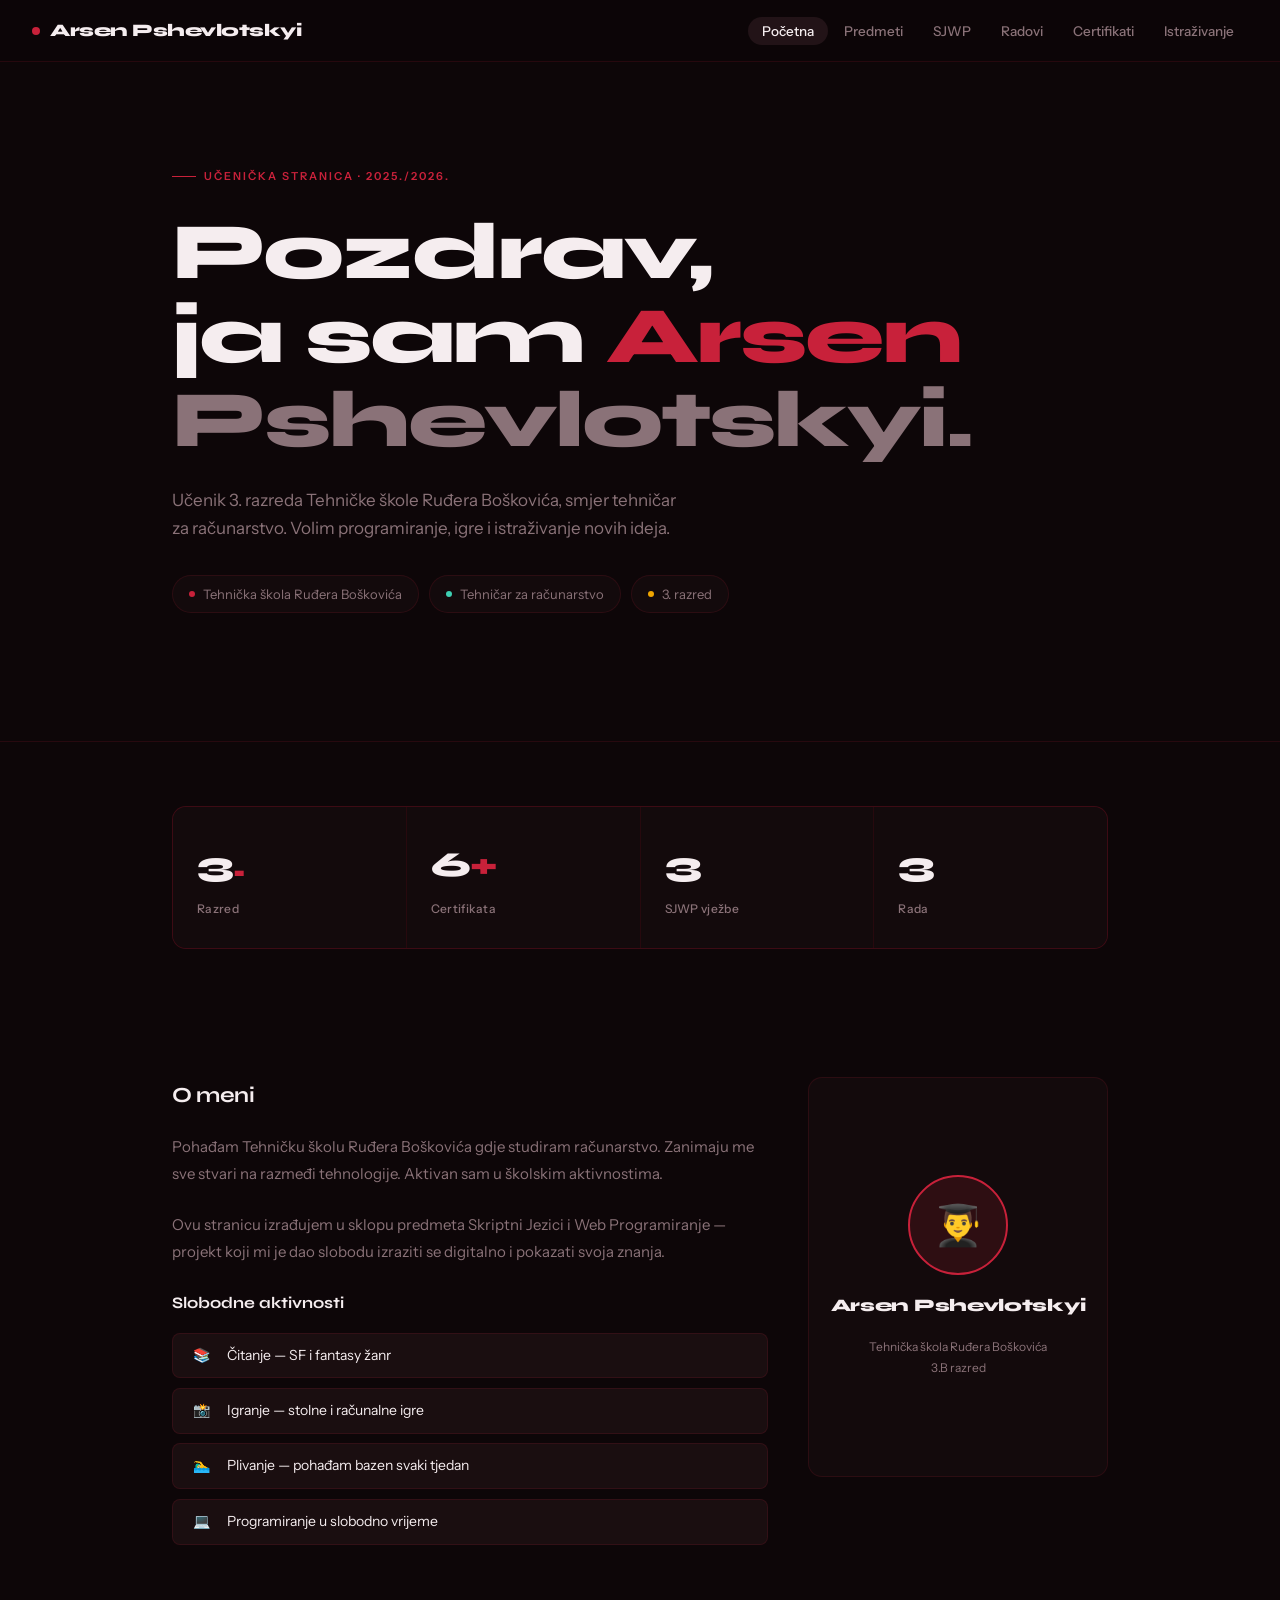
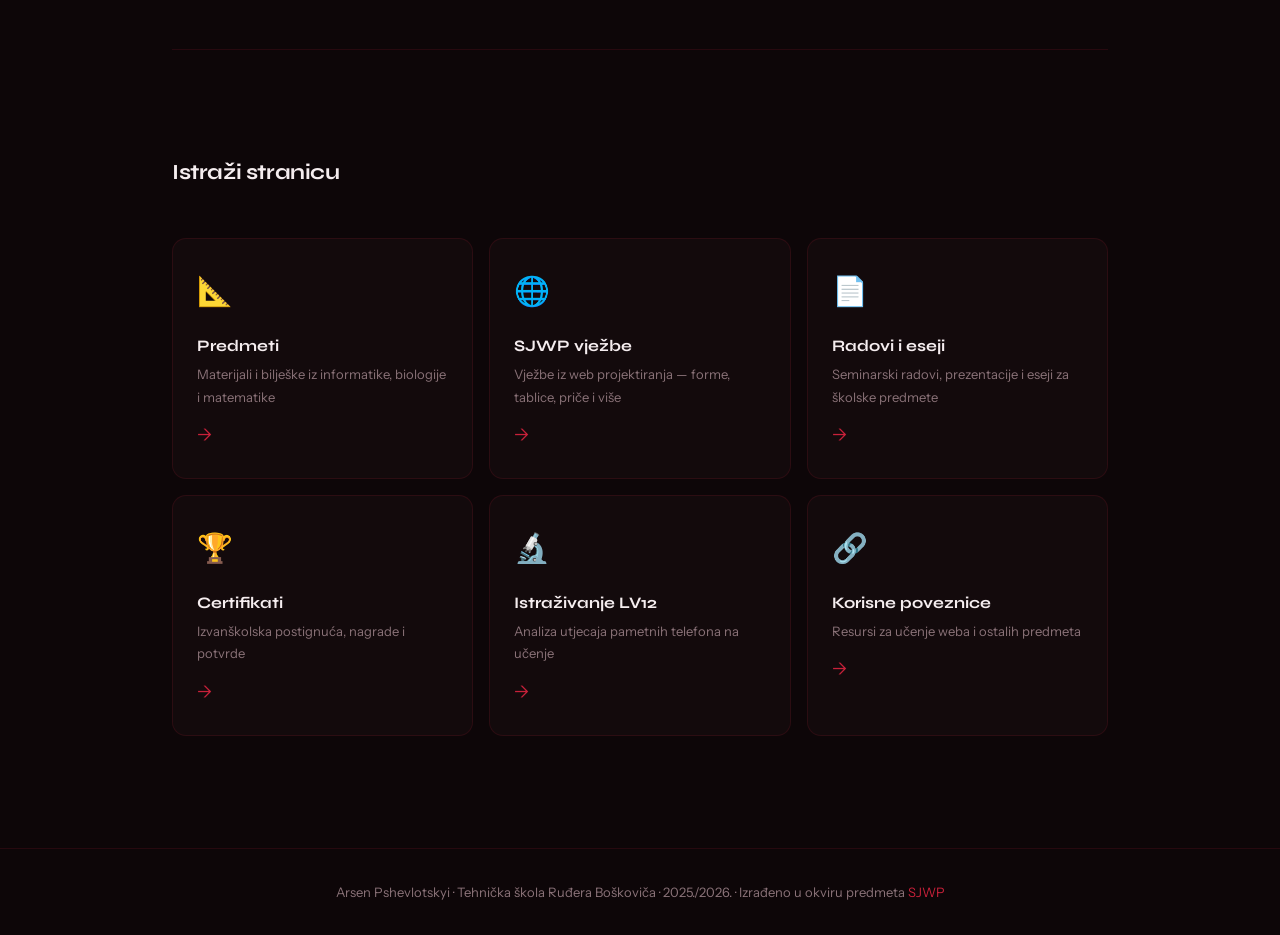
<file: index.html>
<!DOCTYPE html>
<html lang="hr">
<head>
<meta charset="UTF-8">
<meta name="author" content="Arsen Pshevlotskyi">
<meta name="viewport" content="width=device-width, initial-scale=1.0">
<title>Arsen Pshevlotskyi — Početna</title>
<link rel="stylesheet" href="style.css">
<style>
.hero{padding:6rem 0 5rem;border-bottom:1px solid var(--border)}
.hero-eyebrow{display:inline-flex;align-items:center;gap:8px;font-size:11px;font-weight:600;letter-spacing:2px;text-transform:uppercase;color:var(--accent);margin-bottom:1.5rem}
.hero h1{font-family:'Syne',sans-serif;font-size:clamp(2.8rem,7vw,5rem);font-weight:800;line-height:1.05;letter-spacing:-2px;margin-bottom:1.5rem}
.hero h1 .dim{color:var(--muted)}.hero h1 .hl{color:var(--accent)}
.hero-sub{font-size:17px;color:var(--muted);max-width:520px;margin-bottom:2rem;line-height:1.7}
.hero-pills{display:flex;gap:10px;flex-wrap:wrap;margin-bottom:3rem}
.pill{background:var(--surface);border:1px solid var(--border);border-radius:30px;padding:7px 16px;font-size:13px;color:var(--muted);display:inline-flex;align-items:center;gap:8px}
.pill-dot{width:6px;height:6px;border-radius:50%}
.stats-row{display:grid;grid-template-columns:repeat(4,1fr);gap:1px;background:var(--border);border:1px solid var(--border);border-radius:var(--radius);overflow:hidden;margin:4rem 0}
.stat-cell{background:var(--surface);padding:1.75rem 1.5rem}
.stat-cell .num{font-family:'Syne',sans-serif;font-size:2.2rem;font-weight:800;letter-spacing:-1px;color:var(--text);margin-bottom:4px}
.stat-cell .num span{color:var(--accent)}
.stat-cell .lbl{font-size:12px;color:var(--muted);font-weight:500;letter-spacing:0.3px}
.sec{padding:4rem 0}
.about-grid{display:grid;grid-template-columns:1fr 300px;gap:2.5rem;align-items:start}
.about-photo{background:var(--surface);border:1px solid var(--border);border-radius:var(--radius);aspect-ratio:3/4;display:flex;flex-direction:column;align-items:center;justify-content:center;gap:1rem}
.avatar-ring{width:100px;height:100px;border-radius:50%;background:rgba(200,33,58,0.15);border:2px solid var(--accent);display:flex;align-items:center;justify-content:center;font-size:2.5rem}
.about-name{font-family:'Syne',sans-serif;font-weight:800;font-size:1.1rem;letter-spacing:-0.3px}
.about-meta{font-size:12px;color:var(--muted);text-align:center}
.hobby-list{display:flex;flex-direction:column;gap:0.6rem;margin-top:1rem}
.hobby-item{display:flex;align-items:center;gap:12px;padding:10px 14px;background:var(--surface2);border:1px solid var(--border);border-radius:8px;font-size:14px}
.hobby-ic{font-size:14px;width:28px;text-align:center}
.quick-nav{display:grid;grid-template-columns:repeat(3,1fr);gap:1rem;margin:3rem 0}
.qn-card{background:var(--surface);border:1px solid var(--border);border-radius:var(--radius);padding:1.75rem 1.5rem;text-decoration:none;color:var(--text);transition:all 0.2s;display:block}
.qn-card:hover{border-color:var(--accent);background:var(--surface2)}
.qn-icon{font-size:1.8rem;margin-bottom:1rem;display:block}
.qn-card h3{font-family:'Syne',sans-serif;font-size:1rem;font-weight:700;margin-bottom:4px}
.qn-card p{font-size:13px;color:var(--muted)}
.qn-arr{font-size:18px;color:var(--accent);margin-top:0.75rem;display:block}
@media(max-width:680px){.about-grid{grid-template-columns:1fr}.about-photo{display:none}.quick-nav,.stats-row{grid-template-columns:1fr 1fr}}
</style>
</head>
<body>
<nav class="topnav">
  <a class="nav-brand" href="index.html"><span class="nav-dot"></span>Arsen Pshevlotskyi</a>
  <ul class="nav-links">
    <li><a href="index.html" class="active">Početna</a></li>
    <li><a href="predmeti.html">Predmeti</a></li>
    <li><a href="sjwp.html">SJWP</a></li>
    <li><a href="radovi.html">Radovi</a></li>
    <li><a href="certifikati.html">Certifikati</a></li>
    <li><a href="istrazivanje.html">Istraživanje</a></li>
  </ul>
</nav>
<div class="hero">
  <div class="pw">
    <div class="hero-eyebrow"><span class="eline"></span>Učenička stranica · 2025./2026.</div>
    <h1>Pozdrav,<br>ja sam <span class="hl">Arsen</span> <span class="dim">Pshevlotskyi.</span></h1>
    <p class="hero-sub">Učenik 3. razreda Tehničke škole Ruđera Boškovića, smjer tehničar za računarstvo. Volim programiranje, igre i istraživanje novih ideja.</p>
    <div class="hero-pills">
      <span class="pill"><span class="pill-dot" style="background:var(--accent)"></span>Tehnička škola Ruđera Boškovića</span>
      <span class="pill"><span class="pill-dot" style="background:var(--accent3)"></span>Tehničar za računarstvo</span>
      <span class="pill"><span class="pill-dot" style="background:var(--accent2)"></span>3. razred</span>
    </div>
  </div>
</div>
<div class="pw">
  <div class="stats-row">
    <div class="stat-cell"><div class="num">3<span>.</span></div><div class="lbl">Razred</div></div>
    <div class="stat-cell"><div class="num">6<span>+</span></div><div class="lbl">Certifikata</div></div>
    <div class="stat-cell"><div class="num">3</div><div class="lbl">SJWP vježbe</div></div>
    <div class="stat-cell"><div class="num">3</div><div class="lbl">Rada</div></div>
  </div>
  <section class="sec" id="o-meni">
    <div class="about-grid">
      <div>
        <h2 class="st">O meni</h2>
        <p style="color:var(--muted);font-size:15px;margin-bottom:1.5rem;line-height:1.8">Pohađam Tehničku školu Ruđera Boškovića gdje studiram računarstvo. Zanimaju me sve stvari na razmeđi tehnologije. Aktivan sam u školskim aktivnostima.</p>
        <p style="color:var(--muted);font-size:15px;margin-bottom:1.5rem;line-height:1.8">Ovu stranicu izrađujem u sklopu predmeta Skriptni Jezici i Web Programiranje — projekt koji mi je dao slobodu izraziti se digitalno i pokazati svoja znanja.</p>
        <h3 style="font-family:'Syne',sans-serif;font-size:1rem;font-weight:700;margin-bottom:0.75rem">Slobodne aktivnosti</h3>
        <div class="hobby-list">
          <div class="hobby-item"><span class="hobby-ic">📚</span>Čitanje — SF i fantasy žanr</div>
          <div class="hobby-item"><span class="hobby-ic">📸</span>Igranje — stolne i računalne igre</div>
          <div class="hobby-item"><span class="hobby-ic">🏊‍♂️</span>Plivanje — pohađam bazen svaki tjedan</div>
          <div class="hobby-item"><span class="hobby-ic">💻</span>Programiranje u slobodno vrijeme</div>
        </div>
      </div>
      <div class="about-photo">
        <div class="avatar-ring">👨‍🎓</div>
        <div class="about-name">Arsen Pshevlotskyi</div>
        <div class="about-meta">Tehnička škola Ruđera Boškovića<br>3.B razred</div>
      </div>
    </div>
  </section>
  <div class="divider"></div>
  <section class="sec">
    <h2 class="st">Istraži stranicu</h2>
    <div class="quick-nav">
      <a class="qn-card" href="predmeti.html"><span class="qn-icon">📐</span><h3>Predmeti</h3><p>Materijali i bilješke iz informatike, biologije i matematike</p><span class="qn-arr">→</span></a>
      <a class="qn-card" href="sjwp.html"><span class="qn-icon">🌐</span><h3>SJWP vježbe</h3><p>Vježbe iz web projektiranja — forme, tablice, priče i više</p><span class="qn-arr">→</span></a>
      <a class="qn-card" href="radovi.html"><span class="qn-icon">📄</span><h3>Radovi i eseji</h3><p>Seminarski radovi, prezentacije i eseji za školske predmete</p><span class="qn-arr">→</span></a>
      <a class="qn-card" href="certifikati.html"><span class="qn-icon">🏆</span><h3>Certifikati</h3><p>Izvanškolska postignuća, nagrade i potvrde</p><span class="qn-arr">→</span></a>
      <a class="qn-card" href="istrazivanje.html"><span class="qn-icon">🔬</span><h3>Istraživanje LV12</h3><p>Analiza utjecaja pametnih telefona na učenje</p><span class="qn-arr">→</span></a>
      <a class="qn-card" href="sjwp.html#poveznice"><span class="qn-icon">🔗</span><h3>Korisne poveznice</h3><p>Resursi za učenje weba i ostalih predmeta</p><span class="qn-arr">→</span></a>
    </div>
  </section>
</div>
<footer><p>Arsen Pshevlotskyi · Tehnička škola Ruđera Boškoviča · 2025./2026. · Izrađeno u okviru predmeta <a href="sjwp.html">SJWP</a></p></footer>
</body>
</html>
</file>
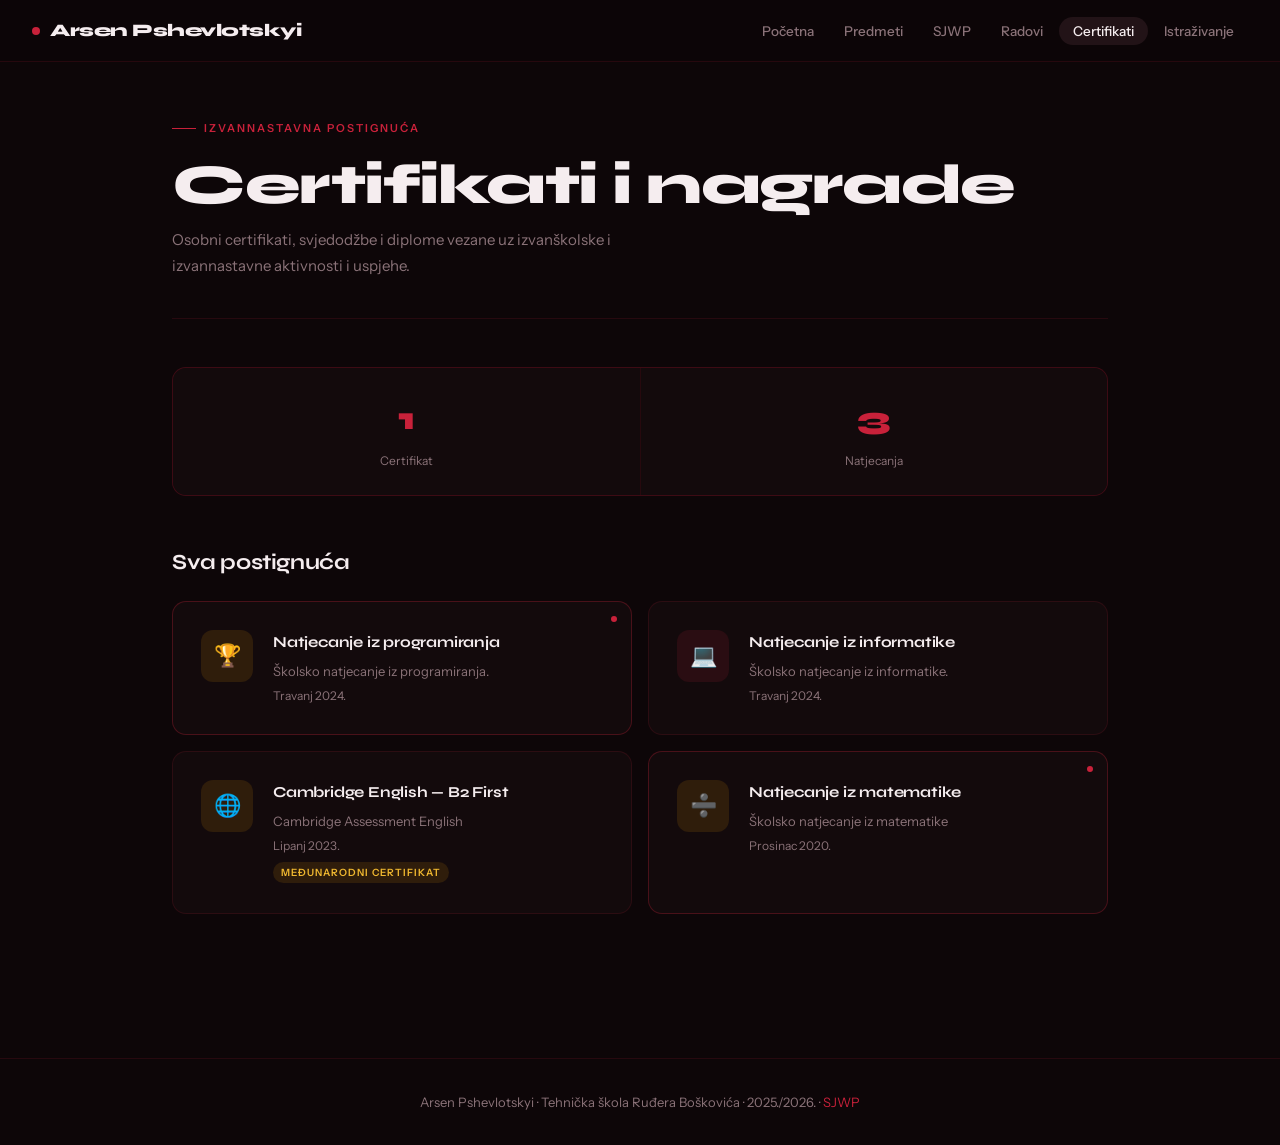
<file: certifikati.html>
<!DOCTYPE html>
<html lang="hr">
<head>
<meta charset="UTF-8">
<meta name="viewport" content="width=device-width, initial-scale=1.0">
<title>Arsen Pshevlotskyi — Certifikati</title>
<link rel="stylesheet" href="style.css">
<style>
.cert-grid{display:grid;grid-template-columns:1fr 1fr;gap:1rem;margin-bottom:3rem}
.cert-card{background:var(--surface);border:1px solid var(--border);border-radius:var(--radius);padding:1.75rem;display:flex;gap:1.25rem;align-items:flex-start;transition:border-color 0.2s;position:relative}
.cert-card:hover{border-color:var(--border2)}
.cert-card.featured{border-color:rgba(200,33,58,0.3)}
.feat-dot{position:absolute;top:14px;right:14px;width:6px;height:6px;border-radius:50%;background:var(--accent)}
.cert-icon{width:52px;height:52px;border-radius:12px;display:flex;align-items:center;justify-content:center;font-size:22px;flex-shrink:0}
.ic-red{background:rgba(200,33,58,0.12)}
.ic-amber{background:rgba(240,165,0,0.12)}
.ic-teal{background:rgba(62,207,178,0.12)}
.cert-card h4{font-family:'Syne',sans-serif;font-size:0.95rem;font-weight:700;margin-bottom:4px;letter-spacing:-0.2px}
.cert-card .org{font-size:13px;color:var(--muted)}
.cert-card .date{font-size:12px;color:var(--muted);margin-top:4px}
.cert-badge{display:inline-block;font-size:10px;font-weight:600;letter-spacing:1px;text-transform:uppercase;padding:2px 8px;border-radius:30px;margin-top:6px}
.cb-red{background:rgba(200,33,58,0.12);color:#E5687A}
.cb-amber{background:rgba(240,165,0,0.12);color:#F0B830}
.cb-teal{background:rgba(62,207,178,0.12);color:#3ECFB2}
.stats-top{display:grid;grid-template-columns:repeat(2,1fr);gap:1px;background:var(--border);border:1px solid var(--border);border-radius:var(--radius);overflow:hidden;margin-bottom:3rem}
.stat-c{background:var(--surface);padding:1.5rem;text-align:center}
.stat-c .n{font-family:'Syne',sans-serif;font-size:2rem;font-weight:800;color:var(--accent)}
.stat-c .l{font-size:12px;color:var(--muted);margin-top:4px}
@media(max-width:680px){.cert-grid{grid-template-columns:1fr}.stats-top{grid-template-columns:1fr 1fr}}
</style>
</head>
<body>
<nav class="topnav">
  <a class="nav-brand" href="index.html"><span class="nav-dot"></span>Arsen Pshevlotskyi</a>
  <ul class="nav-links">
    <li><a href="index.html">Početna</a></li>
    <li><a href="predmeti.html">Predmeti</a></li>
    <li><a href="sjwp.html">SJWP</a></li>
    <li><a href="radovi.html">Radovi</a></li>
    <li><a href="certifikati.html" class="active">Certifikati</a></li>
    <li><a href="istrazivanje.html">Istraživanje</a></li>
  </ul>
</nav>
<div class="pw-full">
  <div class="ph">
    <div class="eyebrow"><span class="eline"></span>Izvannastavna postignuća</div>
    <h1 class="page-title">Certifikati i nagrade</h1>
    <p class="pdesc">Osobni certifikati, svjedodžbe i diplome vezane uz izvanškolske i izvannastavne aktivnosti i uspjehe.</p>
  </div>
  <div class="stats-top">
    <div class="stat-c"><div class="n">1</div><div class="l">Certifikat</div></div>
    <div class="stat-c"><div class="n">3</div><div class="l">Natjecanja</div></div>
  </div>
  <h2 class="st">Sva postignuća</h2>
  <div class="cert-grid">
    <div class="cert-card featured"><span class="feat-dot"></span><div class="cert-icon ic-amber">🏆</div><div><h4>Natjecanje iz programiranja</h4><div class="org">Školsko natjecanje iz programiranja.</div><div class="date">Travanj 2024.</div></div></div>
    <div class="cert-card"><div class="cert-icon ic-red">💻</div><div><h4>Natjecanje iz informatike</h4><div class="org">Školsko natjecanje iz informatike.</div><div class="date">Travanj 2024.</div></div></div>
    <div class="cert-card"><div class="cert-icon ic-amber">🌐</div><div><h4>Cambridge English — B2 First</h4><div class="org">Cambridge Assessment English</div><div class="date">Lipanj 2023.</div><span class="cert-badge cb-amber">Međunarodni certifikat</span></div></div>
    <div class="cert-card featured"><span class="feat-dot"></span><div class="cert-icon ic-amber">➗</div><div><h4>Natjecanje iz matematike</h4><div class="org">Školsko natjecanje iz matematike</div><div class="date">Prosinac 2020.</div></div></div>
  </div>
</div>
<footer><p>Arsen Pshevlotskyi · Tehnička škola Ruđera Boškovića · 2025./2026. · <a href="sjwp.html">SJWP</a></p></footer>
</body>
</html>
</file>
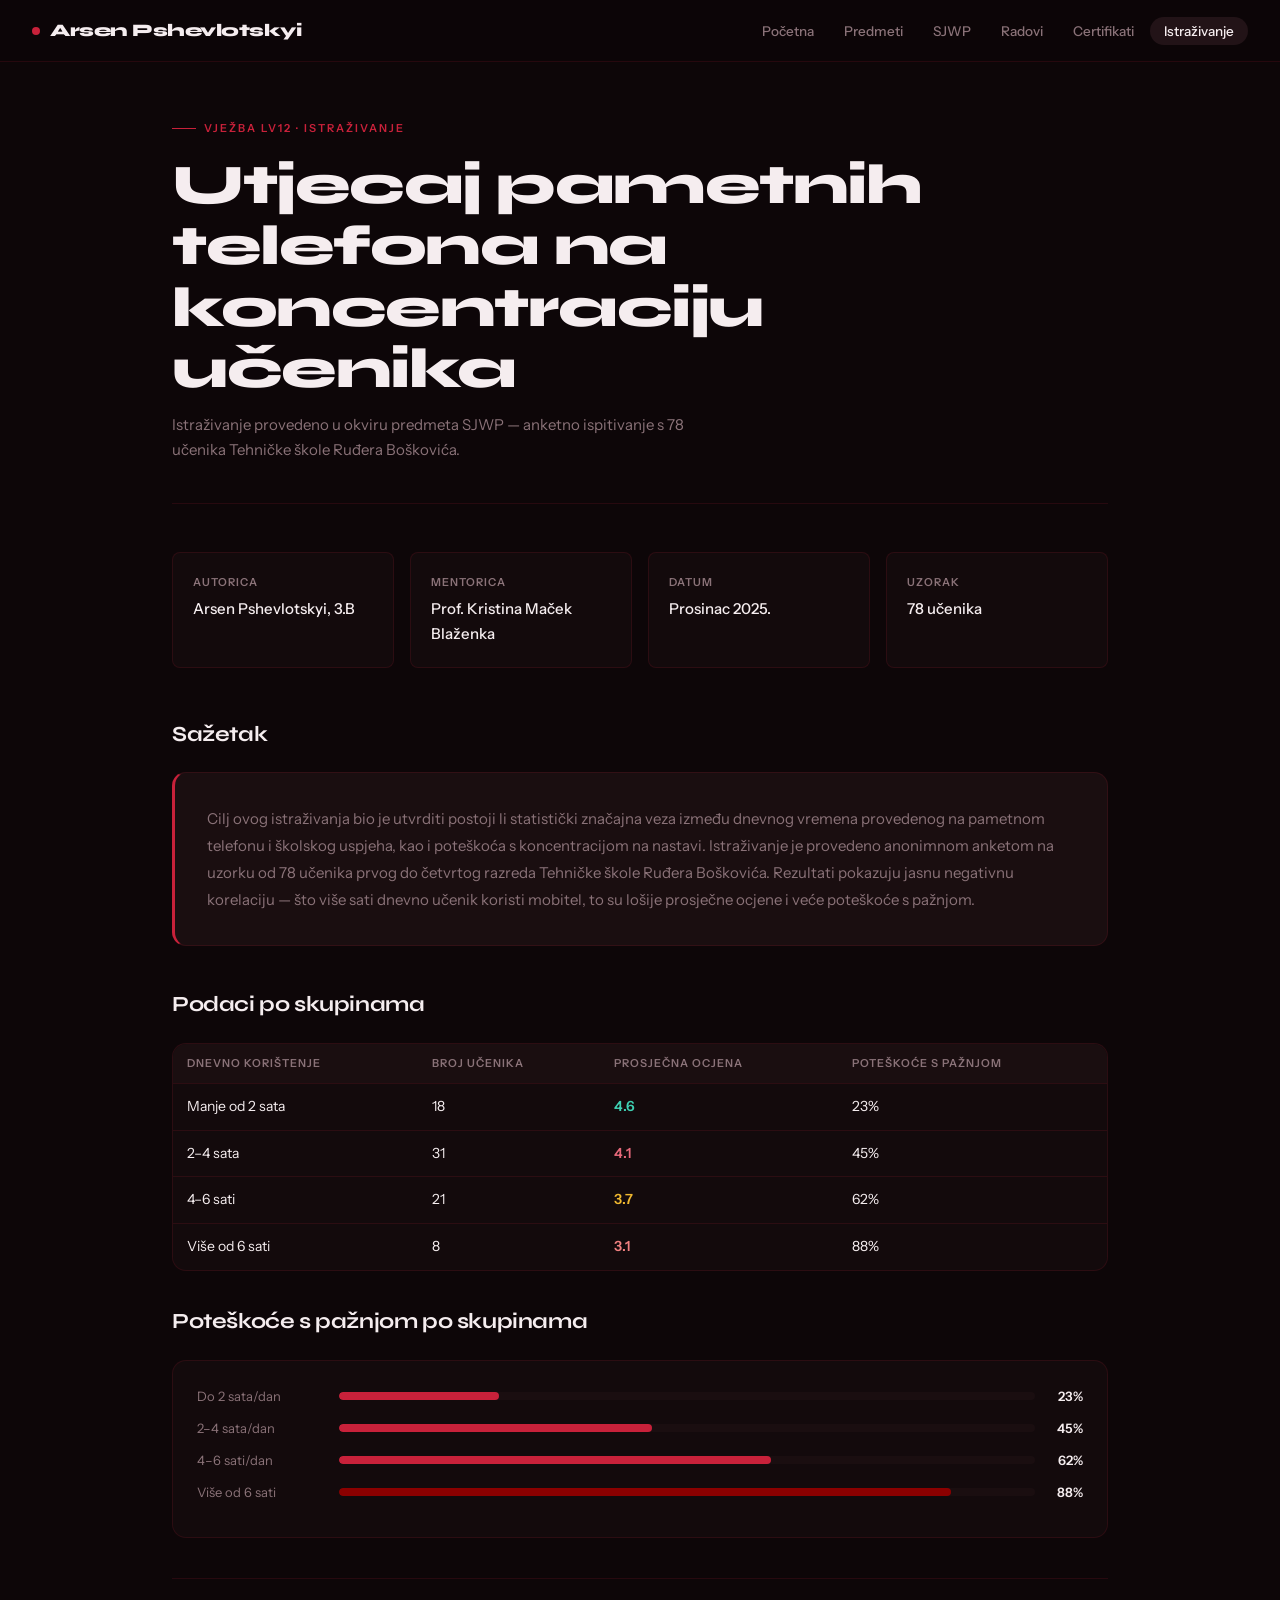
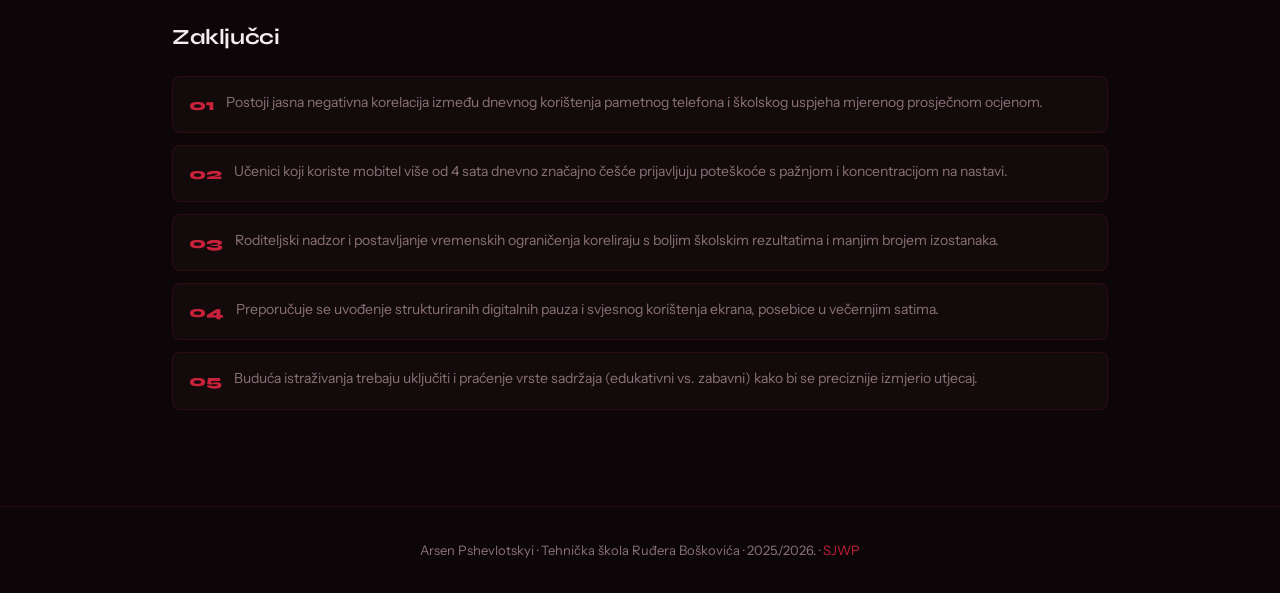
<file: istrazivanje.html>
<!DOCTYPE html>
<html lang="hr">
<head>
<meta charset="UTF-8">
<meta name="viewport" content="width=device-width, initial-scale=1.0">
<title>Arsen Pshevlotskyi — Istraživanje</title>
<link rel="stylesheet" href="style.css">
<style>
.meta-row{display:grid;grid-template-columns:repeat(4,1fr);gap:1rem;margin-bottom:3rem}
.meta-box{background:var(--surface);border:1px solid var(--border);border-radius:var(--radius-sm);padding:1.25rem}
.meta-box .ml{font-size:11px;font-weight:600;letter-spacing:1px;text-transform:uppercase;color:var(--muted);margin-bottom:4px}
.meta-box .mv{font-size:15px;font-weight:500;color:var(--text)}
.abstract{background:var(--surface2);border:1px solid var(--border);border-radius:var(--radius);padding:2rem;margin-bottom:2.5rem;border-left:3px solid var(--accent)}
.abstract p{font-size:15px;color:var(--muted);line-height:1.8}
.conclusion-list{display:flex;flex-direction:column;gap:0.75rem;margin-top:1rem}
.cl-item{display:flex;gap:12px;align-items:flex-start;padding:14px 16px;background:var(--surface);border:1px solid var(--border);border-radius:var(--radius-sm)}
.cl-num{font-family:'Syne',sans-serif;font-size:1rem;font-weight:800;color:var(--accent);min-width:24px;flex-shrink:0}
.cl-text{font-size:14px;color:var(--muted);line-height:1.6}
@media(max-width:680px){.meta-row{grid-template-columns:1fr 1fr}}
</style>
</head>
<body>
<nav class="topnav">
  <a class="nav-brand" href="index.html"><span class="nav-dot"></span>Arsen Pshevlotskyi</a>
  <ul class="nav-links">
    <li><a href="index.html">Početna</a></li>
    <li><a href="predmeti.html">Predmeti</a></li>
    <li><a href="sjwp.html">SJWP</a></li>
    <li><a href="radovi.html">Radovi</a></li>
    <li><a href="certifikati.html">Certifikati</a></li>
    <li><a href="istrazivanje.html" class="active">Istraživanje</a></li>
  </ul>
</nav>
<div class="pw-full">
  <div class="ph">
    <div class="eyebrow"><span class="eline"></span>Vježba LV12 · Istraživanje</div>
    <h1 class="page-title">Utjecaj pametnih telefona na koncentraciju učenika</h1>
    <p class="pdesc">Istraživanje provedeno u okviru predmeta SJWP — anketno ispitivanje s 78 učenika Tehničke škole Ruđera Boškovića.</p>
  </div>
  <div class="meta-row">
    <div class="meta-box"><div class="ml">Autorica</div><div class="mv">Arsen Pshevlotskyi, 3.B</div></div>
    <div class="meta-box"><div class="ml">Mentorica</div><div class="mv">Prof. Kristina Maček Blaženka</div></div>
    <div class="meta-box"><div class="ml">Datum</div><div class="mv">Prosinac 2025.</div></div>
    <div class="meta-box"><div class="ml">Uzorak</div><div class="mv">78 učenika</div></div>
  </div>
  <h2 class="st">Sažetak</h2>
  <div class="abstract"><p>Cilj ovog istraživanja bio je utvrditi postoji li statistički značajna veza između dnevnog vremena provedenog na pametnom telefonu i školskog uspjeha, kao i poteškoća s koncentracijom na nastavi. Istraživanje je provedeno anonimnom anketom na uzorku od 78 učenika prvog do četvrtog razreda Tehničke škole Ruđera Boškovića. Rezultati pokazuju jasnu negativnu korelaciju — što više sati dnevno učenik koristi mobitel, to su lošije prosječne ocjene i veće poteškoće s pažnjom.</p></div>
  <h2 class="st">Podaci po skupinama</h2>
  <div style="background:var(--surface);border:1px solid var(--border);border-radius:var(--radius);overflow:hidden;margin-bottom:2rem">
    <table class="dt">
      <thead><tr><th>Dnevno korištenje</th><th>Broj učenika</th><th>Prosječna ocjena</th><th>Poteškoće s pažnjom</th></tr></thead>
      <tbody>
        <tr><td>Manje od 2 sata</td><td>18</td><td style="color:#3ECFB2;font-weight:600">4.6</td><td>23%</td></tr>
        <tr><td>2–4 sata</td><td>31</td><td style="color:#E5687A;font-weight:600">4.1</td><td>45%</td></tr>
        <tr><td>4–6 sati</td><td>21</td><td style="color:#F0B830;font-weight:600">3.7</td><td>62%</td></tr>
        <tr><td>Više od 6 sati</td><td>8</td><td style="color:#F08080;font-weight:600">3.1</td><td>88%</td></tr>
      </tbody>
    </table>
  </div>
  <h2 class="st">Poteškoće s pažnjom po skupinama</h2>
  <div style="background:var(--surface);border:1px solid var(--border);border-radius:var(--radius);padding:1.5rem;margin-bottom:2rem">
    <div class="bar-row"><div class="bar-label">Do 2 sata/dan</div><div class="bar-bg"><div class="bar-fill" style="width:23%"></div></div><div class="bar-val">23%</div></div>
    <div class="bar-row"><div class="bar-label">2–4 sata/dan</div><div class="bar-bg"><div class="bar-fill" style="width:45%"></div></div><div class="bar-val">45%</div></div>
    <div class="bar-row"><div class="bar-label">4–6 sati/dan</div><div class="bar-bg"><div class="bar-fill" style="width:62%"></div></div><div class="bar-val">62%</div></div>
    <div class="bar-row"><div class="bar-label">Više od 6 sati</div><div class="bar-bg"><div class="bar-fill" style="width:88%;background:#8B0000"></div></div><div class="bar-val">88%</div></div>
  </div>
  <div class="divider"></div>
  <h2 class="st">Zaključci</h2>
  <div class="conclusion-list">
    <div class="cl-item"><div class="cl-num">01</div><div class="cl-text">Postoji jasna negativna korelacija između dnevnog korištenja pametnog telefona i školskog uspjeha mjerenog prosječnom ocjenom.</div></div>
    <div class="cl-item"><div class="cl-num">02</div><div class="cl-text">Učenici koji koriste mobitel više od 4 sata dnevno značajno češće prijavljuju poteškoće s pažnjom i koncentracijom na nastavi.</div></div>
    <div class="cl-item"><div class="cl-num">03</div><div class="cl-text">Roditeljski nadzor i postavljanje vremenskih ograničenja koreliraju s boljim školskim rezultatima i manjim brojem izostanaka.</div></div>
    <div class="cl-item"><div class="cl-num">04</div><div class="cl-text">Preporučuje se uvođenje strukturiranih digitalnih pauza i svjesnog korištenja ekrana, posebice u večernjim satima.</div></div>
    <div class="cl-item"><div class="cl-num">05</div><div class="cl-text">Buduća istraživanja trebaju uključiti i praćenje vrste sadržaja (edukativni vs. zabavni) kako bi se preciznije izmjerio utjecaj.</div></div>
  </div>
</div>
<footer><p>Arsen Pshevlotskyi · Tehnička škola Ruđera Boškovića · 2025./2026. · <a href="sjwp.html">SJWP</a></p></footer>
</body>
</html>
</file>
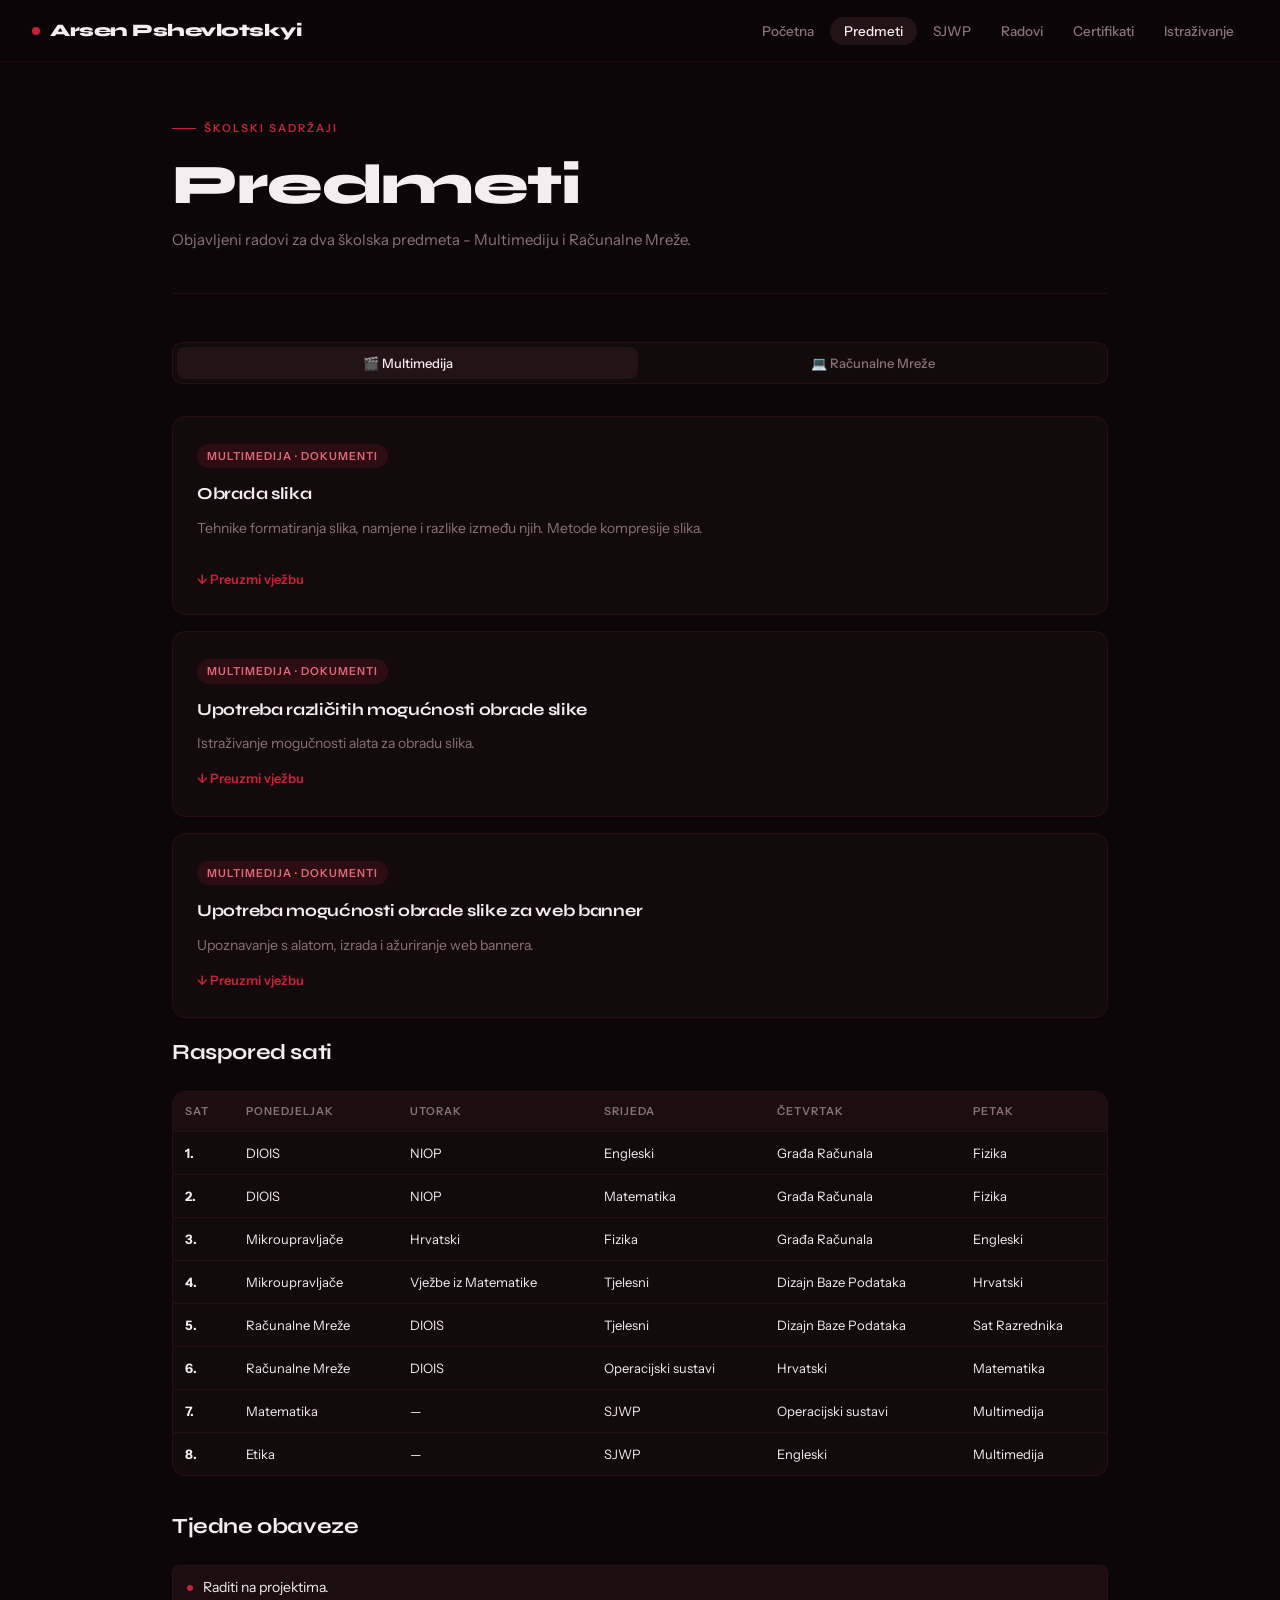
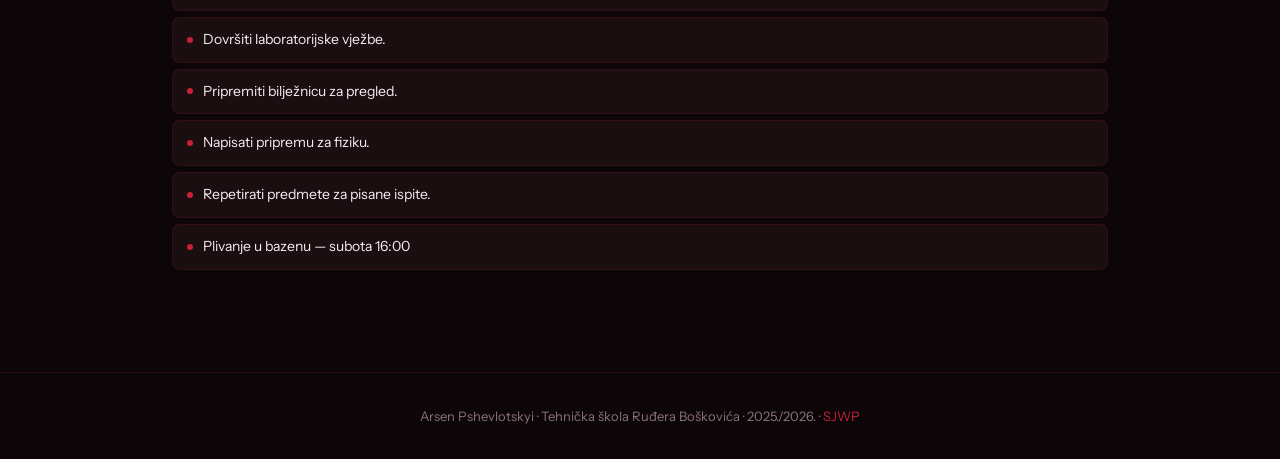
<file: predmeti.html>
<!DOCTYPE html>
<html lang="hr">
<head>
<meta charset="UTF-8">
<meta name="viewport" content="width=device-width, initial-scale=1.0">
<title>Arsen Pshevlotskyi — Predmeti</title>
<link rel="stylesheet" href="style.css">
<style>
.card{background:var(--surface);border:1px solid var(--border);border-radius:var(--radius);padding:1.5rem;margin-bottom:1rem;transition:border-color 0.2s}
.card:hover{border-color:var(--border2)}
.card h3{font-family:'Syne',sans-serif;font-size:1.05rem;font-weight:700;margin-bottom:0.5rem;letter-spacing:-0.3px}
.card p{font-size:14px;color:var(--muted);line-height:1.65}
.raspored-wrap{background:var(--surface);border:1px solid var(--border);border-radius:var(--radius);overflow:hidden}
table{width:100%;border-collapse:collapse;font-size:13px}
th{padding:10px 12px;text-align:left;font-size:11px;font-weight:600;letter-spacing:1px;text-transform:uppercase;color:var(--muted);border-bottom:1px solid var(--border);background:var(--surface2)}
td{padding:10px 12px;border-bottom:1px solid var(--border);color:var(--text)}
tr:last-child td{border-bottom:none}
tr:hover td{background:var(--surface2)}
</style>
</head>
<body>
<nav class="topnav">
  <a class="nav-brand" href="index.html"><span class="nav-dot"></span>Arsen Pshevlotskyi</a>
  <ul class="nav-links">
    <li><a href="index.html">Početna</a></li>
    <li><a href="predmeti.html" class="active">Predmeti</a></li>
    <li><a href="sjwp.html">SJWP</a></li>
    <li><a href="radovi.html">Radovi</a></li>
    <li><a href="certifikati.html">Certifikati</a></li>
    <li><a href="istrazivanje.html">Istraživanje</a></li>
  </ul>
</nav>
<div class="pw-full">
  <div class="ph">
    <div class="eyebrow"><span class="eline"></span>Školski sadržaji</div>
    <h1 class="page-title">Predmeti</h1>
    <p class="pdesc">Objavljeni radovi za dva školska predmeta - Multimediju i Računalne Mreže.</p>
  </div>
  <div class="tabs">
    <button class="tab-btn on" onclick="sw(this,'inf')">🎬 Multimedija</button>
    <button class="tab-btn" onclick="sw(this,'rm')">💻 Računalne Mreže</button>
  </div>
  <div id="inf" class="tab-pane on">
  <div class="card">
        <span class="tag tag-red">Multimedija · Dokumenti</span>
        <h3>Obrada slika</h3>
        <p>Tehnike formatiranja slika, namjene i razlike između njih. Metode kompresije slika.</p>
        <div style="display: flex; gap: 10px; margin-top: 1rem;">
            <a class="dl-link" href="./dokumenti/LV03.docx" download>↓ Preuzmi vježbu</a>
        </div>
    </div>
    
    <div class="card">
        <span class="tag tag-red">Multimedija · Dokumenti</span>
        <h3>Upotreba različitih mogućnosti obrade slike</h3>
        <p>Istraživanje mogučnosti alata za obradu slika.</p>
        <a class="dl-link" href="./dokumenti/LV05.docx" download>↓ Preuzmi vježbu</a>
    </div>
    
    <div class="card">
        <span class="tag tag-red">Multimedija · Dokumenti</span>
        <h3>Upotreba mogućnosti obrade slike za web banner</h3>
        <p>Upoznavanje s alatom, izrada i ažuriranje web bannera.</p>
        <a class="dl-link" href="./dokumenti/LV06.docx" download>↓ Preuzmi vježbu</a>
    </div>
    <h2 class="st">Raspored sati</h2>
    <div class="raspored-wrap" style="margin-bottom:2rem">
      <table>
        <thead><tr><th>Sat</th><th>Ponedjeljak</th><th>Utorak</th><th>Srijeda</th><th>Četvrtak</th><th>Petak</th></tr></thead>
        <tbody>
          <tr><td><strong>1.</strong></td><td>DIOIS</td><td>NIOP</td><td>Engleski</td><td>Građa Računala</td><td>Fizika</td></tr>
          <tr><td><strong>2.</strong></td><td>DIOIS</td><td>NIOP</td><td>Matematika</td><td>Građa Računala</td><td>Fizika</td></tr>
          <tr><td><strong>3.</strong></td><td>Mikroupravljače</td><td>Hrvatski</td><td>Fizika</td><td>Građa Računala</td><td>Engleski</td></tr>
          <tr><td><strong>4.</strong></td><td>Mikroupravljače</td><td>Vježbe iz Matematike</td><td>Tjelesni</td><td>Dizajn Baze Podataka</td><td>Hrvatski</td></tr>
          <tr><td><strong>5.</strong></td><td>Računalne Mreže</td><td>DIOIS</td><td>Tjelesni</td><td>Dizajn Baze Podataka</td><td>Sat Razrednika</td></tr>
          <tr><td><strong>6.</strong></td><td>Računalne Mreže</td><td>DIOIS</td><td>Operacijski sustavi</td><td>Hrvatski</td><td>Matematika</td></tr>
          <tr><td><strong>7.</strong></td><td>Matematika</td><td>—</td><td>SJWP</td><td>Operacijski sustavi</td><td>Multimedija</td></tr>
          <tr><td><strong>8.</strong></td><td>Etika</td><td>—</td><td>SJWP</td><td>Engleski</td><td>Multimedija</td></tr>
        </tbody>
      </table>
    </div>
    <h2 class="st">Tjedne obaveze</h2>
    <div class="list-card"><span class="ldot"></span>Raditi na projektima.</div>
    <div class="list-card"><span class="ldot"></span>Dovršiti laboratorijske vježbe.</div>
    <div class="list-card"><span class="ldot"></span>Pripremiti bilježnicu za pregled.</div>
    <div class="list-card"><span class="ldot"></span>Napisati pripremu za fiziku.</div>
    <div class="list-card"><span class="ldot"></span>Repetirati predmete za pisane ispite.</div>
    <div class="list-card"><span class="ldot"></span>Plivanje u bazenu — subota 16:00</div>
  </div>
  <div id="rm" class="tab-pane">
    <div class="card">
        <span class="tag tag-amber">Računalne Mreže · Vježba LV1</span>
        <h3>Enkapsulacija podataka kroz slojeve OSI modela</h3>
        <p>Vježba u kojoj sam pomoću jednog alata upoznavao sam sa enkapsulacijom podataka u OSI modelu.</p>
        <div style="display: flex; gap: 10px; margin-top: 1rem;">
            <a class="dl-link" href="./rm/LV1.docx" download>↓ Preuzmi vježbu</a>
        </div>
    </div>

    <div class="card">
        <span class="tag tag-amber">Računalne Mreže · Vježba LV2</span>
        <h3>Osnovna analiza mrežnog prometa</h3>
        <p>Istraživanja prometa paketa u mreži, sastava paketa i logičke te fizičke adresse vezane uz te pakete.</p>
        <a class="dl-link" href="./rm/lv2.docx">↓ Preuzmi vježbu</a>
    </div>

    <div class="card">
        <span class="tag tag-amber">Računalne Mreže · Vježba LV3</span>
        <h3>Subnetiranje pomoću VLSM tehnike</h3>
        <p>Proučavanje metode VLSM za podjelu, mreže na subnete i primjena tih znanja.</p>
        <a class="dl-link" href="./rm/LV3.docx">↓ Preuzmi vježbu</a>
    </div>
</div>
</div>
<footer><p>Arsen Pshevlotskyi · Tehnička škola Ruđera Boškovića · 2025./2026. · <a href="sjwp.html">SJWP</a></p></footer>
<script>
function sw(btn,id){document.querySelectorAll('.tab-btn').forEach(b=>b.classList.remove('on'));document.querySelectorAll('.tab-pane').forEach(p=>p.classList.remove('on'));btn.classList.add('on');document.getElementById(id).classList.add('on')}
</script>
</body>
</html>
</file>
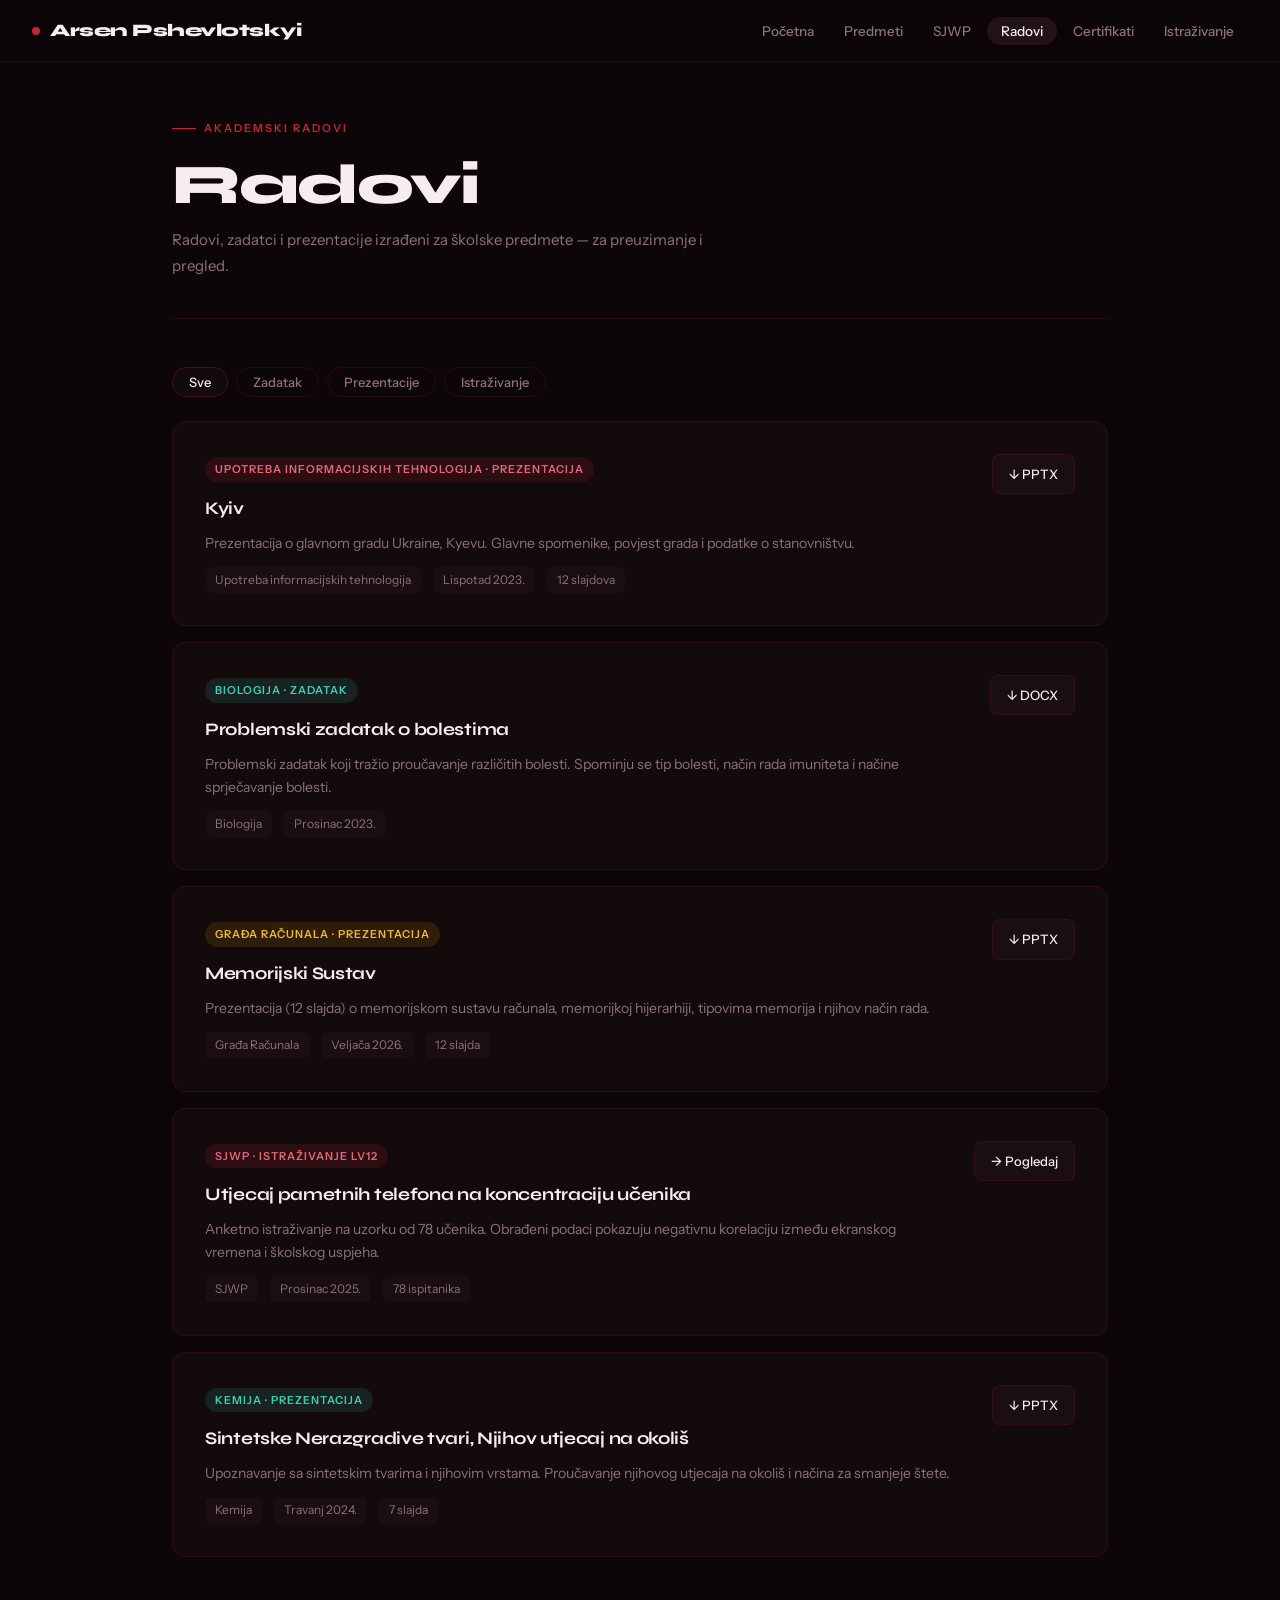
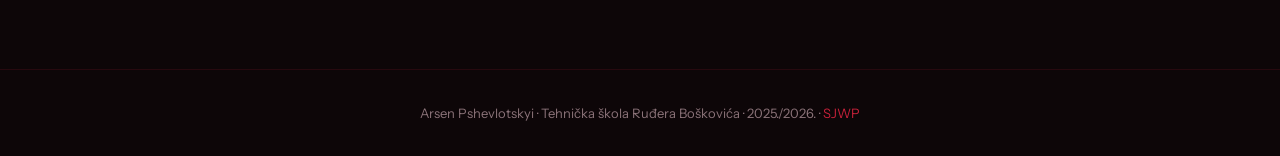
<file: radovi.html>
<!DOCTYPE html>
<html lang="hr">
<head>
<meta charset="UTF-8">
<meta name="viewport" content="width=device-width, initial-scale=1.0">
<title>Arsen Pshevlotskyi — Radovi</title>
<link rel="stylesheet" href="style.css">
<style>
.rad-card{background:var(--surface);border:1px solid var(--border);border-radius:var(--radius);padding:2rem;margin-bottom:1rem;display:grid;grid-template-columns:1fr auto;gap:1.5rem;align-items:start;transition:border-color 0.2s}
.rad-card:hover{border-color:var(--border2)}
.rad-card h3{font-family:'Syne',sans-serif;font-size:1.1rem;font-weight:700;margin-bottom:0.5rem;letter-spacing:-0.3px}
.rad-card p{font-size:14px;color:var(--muted);line-height:1.65}
.rad-meta{display:flex;gap:0.75rem;margin-top:0.75rem;flex-wrap:wrap}
.meta-chip{font-size:12px;color:var(--muted);background:var(--surface2);padding:3px 10px;border-radius:6px}
.dl-btn-sm{display:inline-flex;align-items:center;gap:6px;background:var(--surface2);border:1px solid var(--border);color:var(--text);font-size:13px;font-weight:500;padding:8px 16px;border-radius:8px;text-decoration:none;white-space:nowrap;transition:all 0.2s;flex-shrink:0}
.dl-btn-sm:hover{border-color:var(--accent);color:var(--accent)}
@media(max-width:680px){.rad-card{grid-template-columns:1fr}}
</style>
</head>
<body>
<nav class="topnav">
  <a class="nav-brand" href="index.html"><span class="nav-dot"></span>Arsen Pshevlotskyi</a>
  <ul class="nav-links">
    <li><a href="index.html">Početna</a></li>
    <li><a href="predmeti.html">Predmeti</a></li>
    <li><a href="sjwp.html">SJWP</a></li>
    <li><a href="radovi.html" class="active">Radovi</a></li>
    <li><a href="certifikati.html">Certifikati</a></li>
    <li><a href="istrazivanje.html">Istraživanje</a></li>
  </ul>
</nav>
<div class="pw-full">
  <div class="ph">
    <div class="eyebrow"><span class="eline"></span>Akademski radovi</div>
    <h1 class="page-title">Radovi</h1>
    <p class="pdesc">Radovi, zadatci i prezentacije izrađeni za školske predmete — za preuzimanje i pregled.</p>
  </div>
  <div class="filters">
    <button class="filter-btn on" onclick="filter(this,'sve')">Sve</button>
    <button class="filter-btn" onclick="filter(this,'zad')">Zadatak</button>
    <button class="filter-btn" onclick="filter(this,'prez')">Prezentacije</button>
    <button class="filter-btn" onclick="filter(this,'ist')">Istraživanje</button>
  </div>
  <div id="radovi-list">
    <div class="rad-card" data-type="prez">
      <div><span class="tag tag-red">Upotreba informacijskih tehnologija · Prezentacija</span><h3>Kyiv</h3><p>Prezentacija o glavnom gradu Ukraine, Kyevu. Glavne spomenike, povjest grada i podatke o stanovništvu.</p><div class="rad-meta"><span class="meta-chip">Upotreba informacijskih tehnologija</span><span class="meta-chip">Lispotad 2023.</span><span class="meta-chip">12 slajdova</span></div></div>
      <a class="dl-btn-sm" href="./radovi/Kyev.pptx">↓ PPTX</a>
    </div>
    <div class="rad-card" data-type="zad">
      <div><span class="tag tag-teal">Biologija · Zadatak</span><h3>Problemski zadatak o bolestima</h3><p>Problemski zadatak koji tražio proučavanje različitih bolesti. Spominju se tip bolesti, način rada imuniteta i načine sprječavanje bolesti.</p><div class="rad-meta"><span class="meta-chip">Biologija</span><span class="meta-chip">Prosinac 2023.</span></div></div>
      <a class="dl-btn-sm" href="./radovi/ZADATAK - 27B.docx">↓ DOCX</a>
    </div>
    <div class="rad-card" data-type="prez">
      <div><span class="tag tag-amber">Građa Računala · Prezentacija</span><h3>Memorijski Sustav</h3><p>Prezentacija (12 slajda) o memorijskom sustavu računala, memorijkoj hijerarhiji, tipovima memorija i njihov način rada.</p><div class="rad-meta"><span class="meta-chip">Građa Računala</span><span class="meta-chip">Veljača 2026.</span><span class="meta-chip">12 slajda</span></div></div>
      <a class="dl-btn-sm" href="./radovi/Memorijski Sustav.pptx">↓ PPTX</a>
    </div>
    <div class="rad-card" data-type="ist">
      <div><span class="tag tag-red">SJWP · Istraživanje LV12</span><h3>Utjecaj pametnih telefona na koncentraciju učenika</h3><p>Anketno istraživanje na uzorku od 78 učenika. Obrađeni podaci pokazuju negativnu korelaciju između ekranskog vremena i školskog uspjeha.</p><div class="rad-meta"><span class="meta-chip">SJWP</span><span class="meta-chip">Prosinac 2025.</span><span class="meta-chip">78 ispitanika</span></div></div>
      <a class="dl-btn-sm" href="istrazivanje.html">→ Pogledaj</a>
    </div>
    <div class="rad-card" data-type="prez">
      <div><span class="tag tag-teal">Kemija · Prezentacija</span><h3>Sintetske Nerazgradive tvari, Njihov utjecaj na okoliš</h3><p>Upoznavanje sa sintetskim tvarima i njihovim vrstama. Proučavanje njihovog utjecaja na okoliš i načina za smanjeje štete.</p><div class="rad-meta"><span class="meta-chip">Kemija</span><span class="meta-chip">Travanj 2024.</span><span class="meta-chip">7 slajda</span></div></div>
      <a class="dl-btn-sm" href="./radovi/Sintetske tvari.pptx">↓ PPTX</a>
    </div>
  </div>
</div>
<footer><p>Arsen Pshevlotskyi · Tehnička škola Ruđera Boškovića · 2025./2026. · <a href="sjwp.html">SJWP</a></p></footer>
<script>
function filter(btn,type){document.querySelectorAll('.filter-btn').forEach(b=>b.classList.remove('on'));btn.classList.add('on');document.querySelectorAll('.rad-card').forEach(c=>{c.style.display=(type==='sve'||c.dataset.type===type)?'':'none'})}
</script>
</body>
</html>
</file>
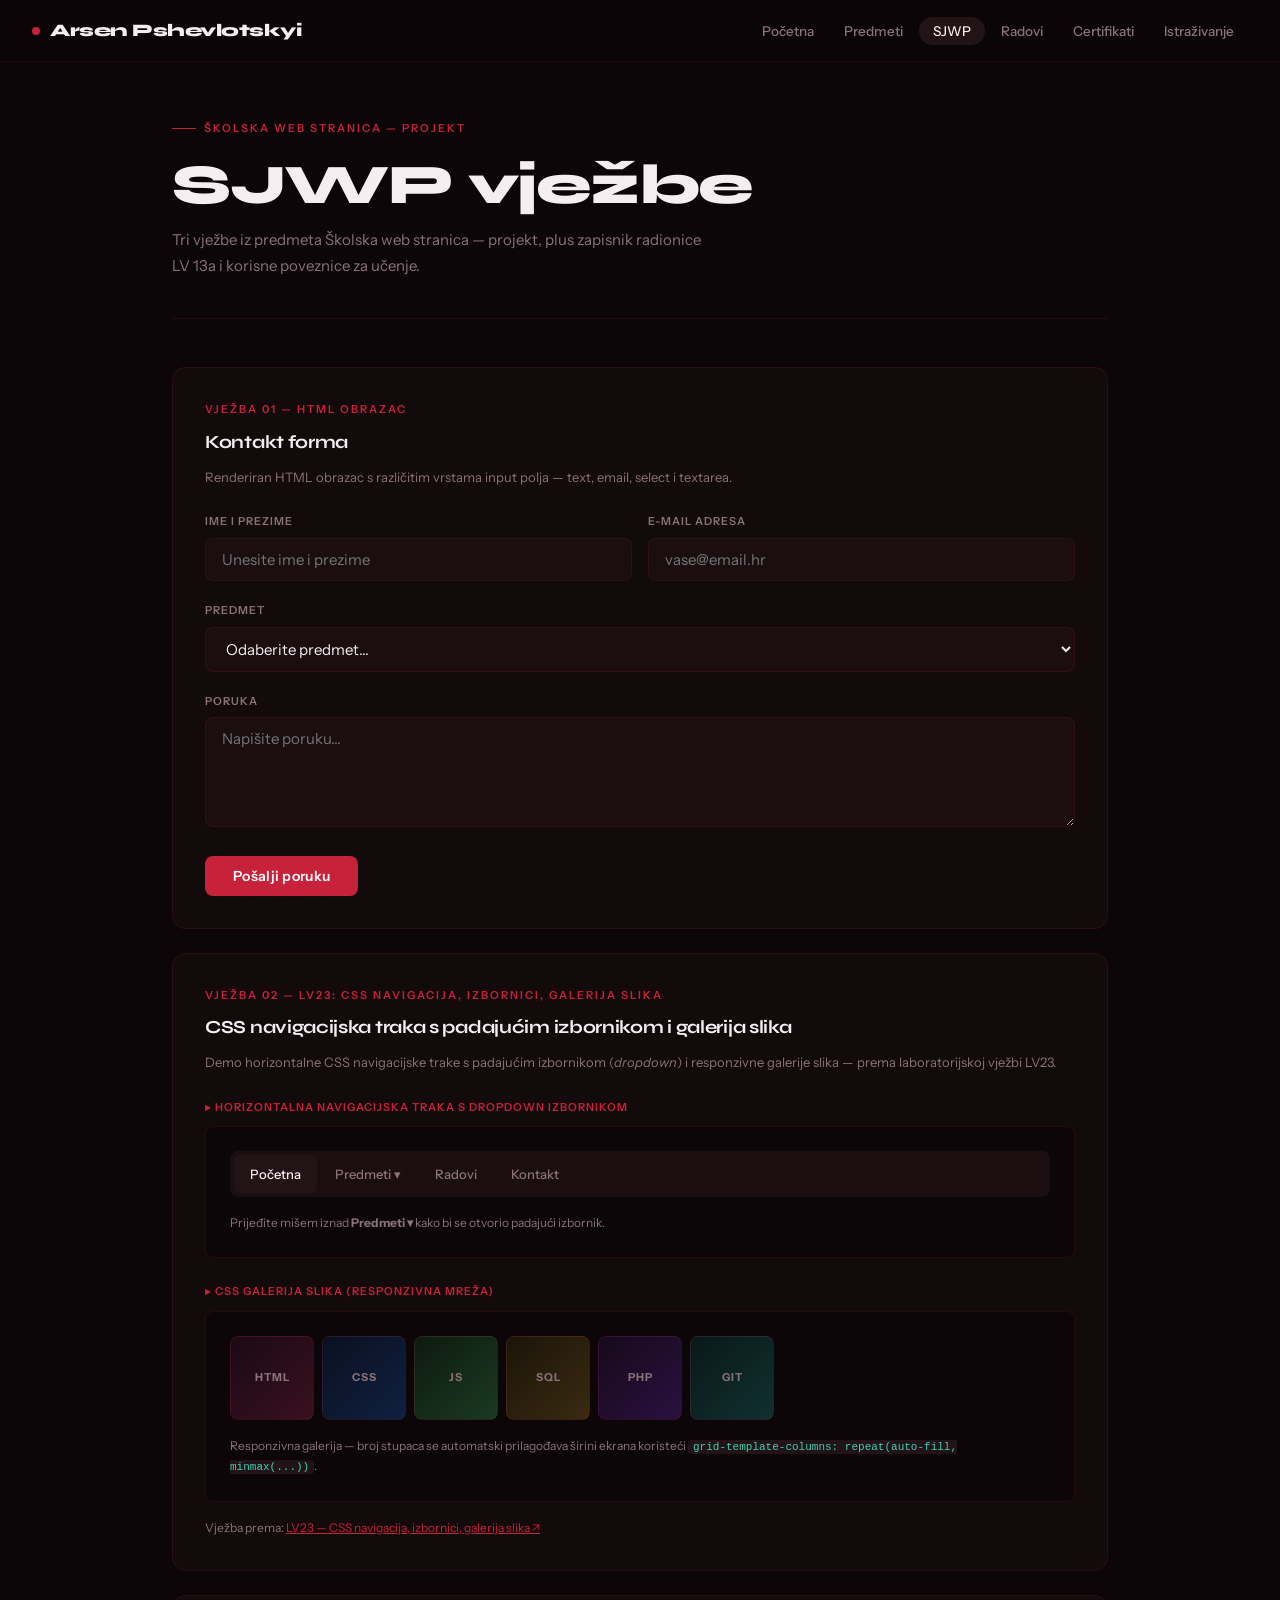
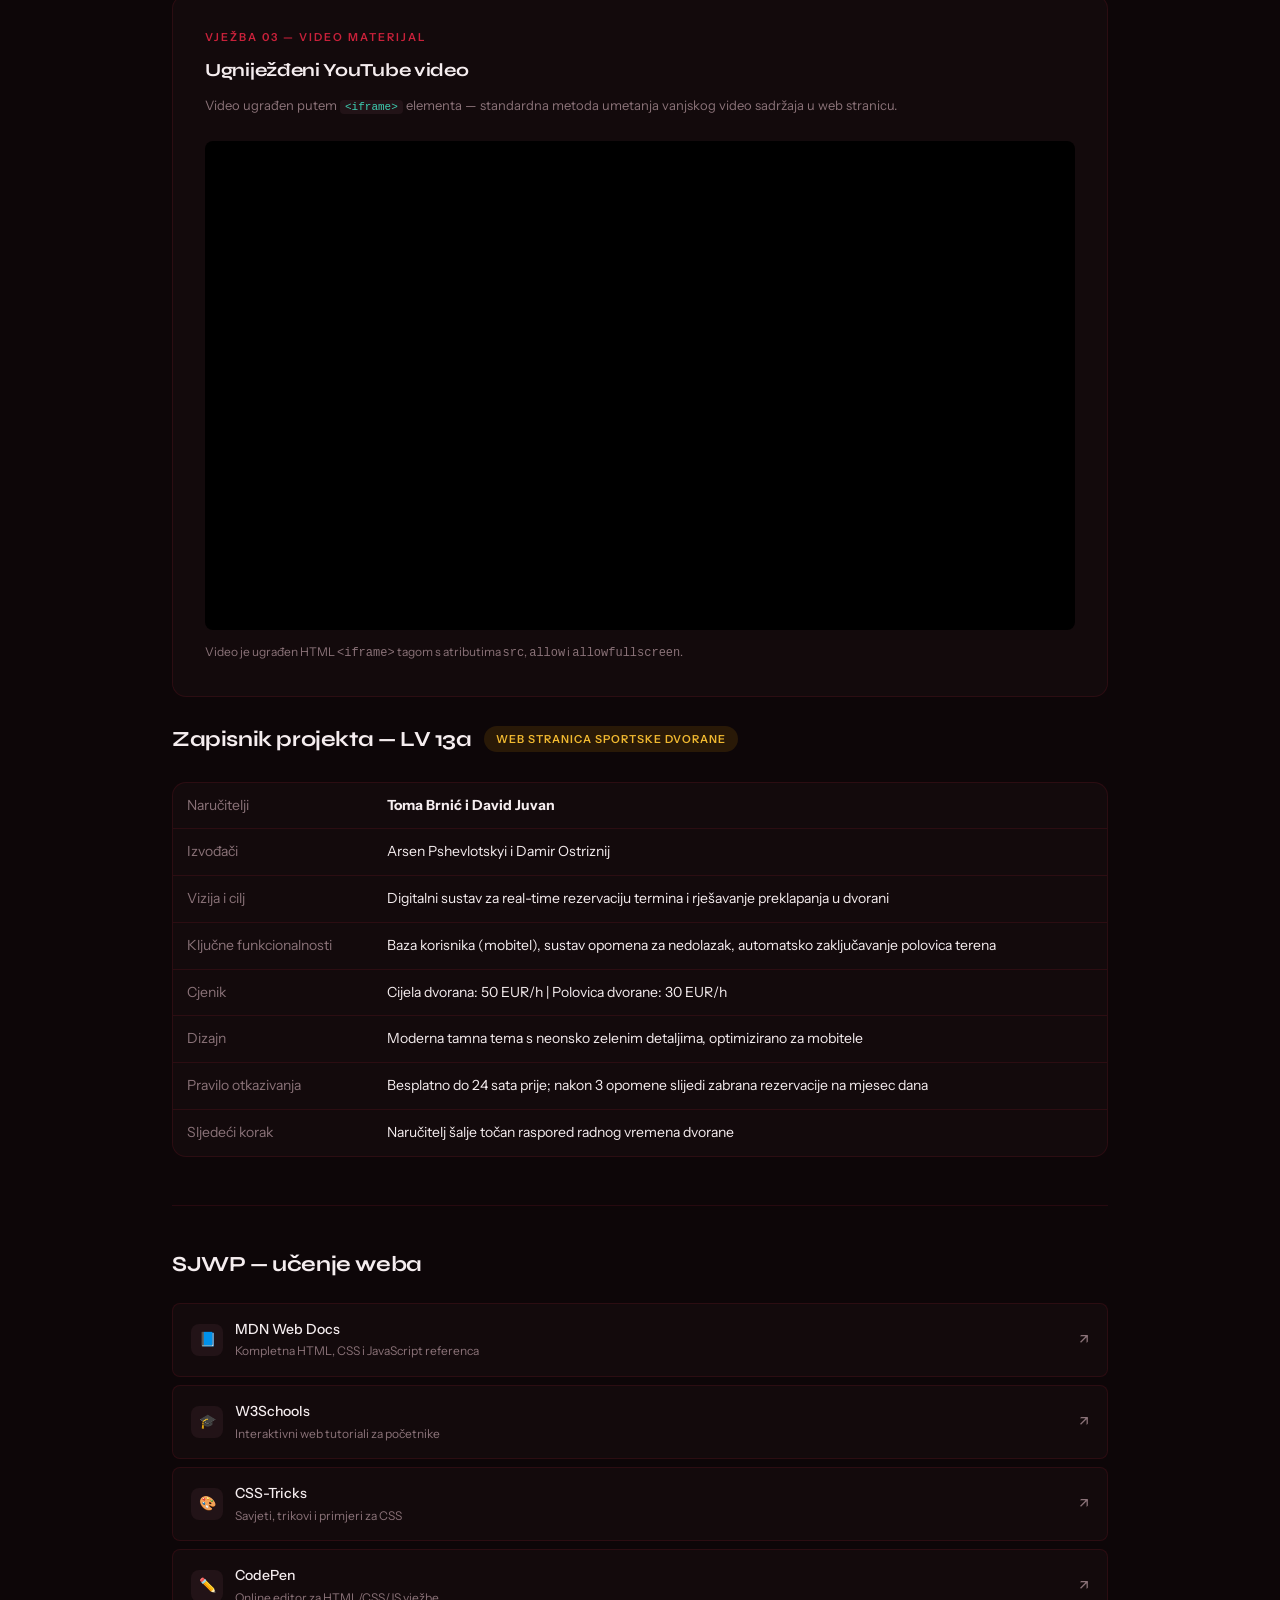
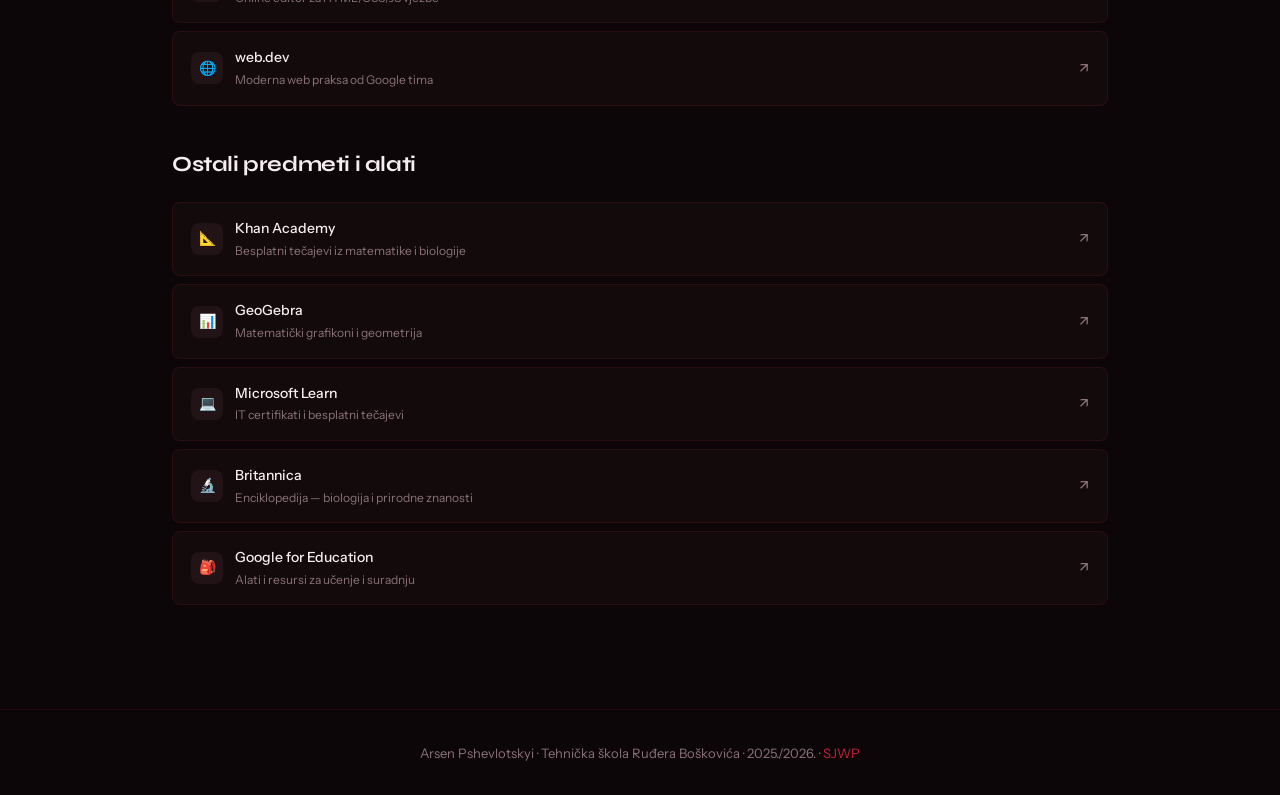
<file: sjwp.html>
<!DOCTYPE html>
<html lang="hr">
<head>
<meta charset="UTF-8">
<meta name="viewport" content="width=device-width, initial-scale=1.0">
<title>Arsen Pshevlotskyi — SJWP</title>
<link rel="stylesheet" href="style.css">
<style>
.vjezba{background:var(--surface);border:1px solid var(--border);border-radius:var(--radius);padding:2rem;margin-bottom:1.5rem}
.vjezba-num{font-size:11px;font-weight:600;letter-spacing:2px;text-transform:uppercase;color:var(--accent);margin-bottom:0.5rem}
.vjezba h3{font-family:'Syne',sans-serif;font-size:1.15rem;font-weight:700;margin-bottom:0.5rem;letter-spacing:-0.3px}
.vjezba .vdesc{font-size:13px;color:var(--muted);margin-bottom:1.5rem}
.story-box{background:var(--surface2);border-left:3px solid var(--accent);padding:1.5rem;border-radius:0 10px 10px 0;font-style:italic;font-size:15px;line-height:1.8;color:var(--text);margin-bottom:0.75rem}
.story-box strong{font-style:normal;color:var(--accent)}
.vid-box{background:var(--surface2);border:1px solid var(--border);border-radius:var(--radius-sm);aspect-ratio:16/9;display:flex;flex-direction:column;align-items:center;justify-content:center;gap:1rem;cursor:pointer}
.play{width:56px;height:56px;border-radius:50%;background:var(--accent);display:flex;align-items:center;justify-content:center;font-size:20px;color:#fff}
.vid-box p{font-size:14px;color:var(--muted)}
.zapisnik-badge{font-size:11px;font-weight:600;letter-spacing:1px;text-transform:uppercase;background:rgba(240,165,0,0.12);color:#F0B830;padding:4px 12px;border-radius:30px}

/* Demo containers */
.demo-label{font-size:11px;font-weight:600;letter-spacing:1px;text-transform:uppercase;color:var(--accent);margin-bottom:0.6rem}
.demo-box{background:var(--bg);border:1px solid var(--border);border-radius:var(--radius-sm);padding:1.5rem;margin-bottom:0.5rem}
.demo-note{font-size:12px;color:var(--muted);margin-top:1rem}
.demo-note code,.vdesc code{font-family:monospace;background:var(--surface3);padding:1px 5px;border-radius:4px;font-size:11px;color:var(--accent3)}

/* Demo nav */
.demo-nav{background:var(--surface2);border-radius:8px;padding:4px;display:inline-flex;width:100%}
.demo-ul{list-style:none;display:flex;gap:2px;position:relative}
.demo-ul>li{position:relative}
.demo-ul>li>a{display:block;padding:8px 16px;font-size:13px;font-weight:500;color:var(--muted);text-decoration:none;border-radius:6px;transition:all 0.2s;white-space:nowrap}
.demo-ul>li>a:hover,.demo-ul>li>a.demo-active{background:var(--surface3);color:var(--text)}
.demo-drop{display:none;position:absolute;top:calc(100% + 6px);left:0;background:var(--surface);border:1px solid var(--border2);border-radius:10px;padding:6px;min-width:160px;z-index:10;list-style:none;box-shadow:0 8px 24px rgba(0,0,0,0.5)}
.demo-drop li a{display:block;padding:8px 14px;font-size:13px;color:var(--muted);text-decoration:none;border-radius:6px;transition:all 0.18s}
.demo-drop li a:hover{background:var(--surface3);color:var(--text)}
.demo-has-drop:hover .demo-drop{display:block}

/* Demo gallery */
.demo-gallery{display:grid;grid-template-columns:repeat(auto-fill,minmax(80px,1fr));gap:8px}
.demo-thumb{aspect-ratio:1;border-radius:8px;border:1px solid var(--border);display:flex;align-items:center;justify-content:center;font-size:11px;font-weight:700;letter-spacing:1px;color:var(--muted);text-transform:uppercase;transition:transform 0.2s,border-color 0.2s;cursor:pointer}
.demo-thumb:hover{transform:scale(1.05);border-color:var(--accent)}

/* Video embed */
.vid-embed-wrap{position:relative;width:100%;aspect-ratio:16/9;border-radius:var(--radius-sm);overflow:hidden;background:#000}
.vid-embed-wrap iframe{position:absolute;inset:0;width:100%;height:100%}
</style>
</head>
<body>
<nav class="topnav">
  <a class="nav-brand" href="index.html"><span class="nav-dot"></span>Arsen Pshevlotskyi</a>
  <ul class="nav-links">
    <li><a href="index.html">Početna</a></li>
    <li><a href="predmeti.html">Predmeti</a></li>
    <li><a href="sjwp.html" class="active">SJWP</a></li>
    <li><a href="radovi.html">Radovi</a></li>
    <li><a href="certifikati.html">Certifikati</a></li>
    <li><a href="istrazivanje.html">Istraživanje</a></li>
  </ul>
</nav>
<div class="pw-full">
  <div class="ph">
    <div class="eyebrow"><span class="eline"></span>Školska web stranica — projekt</div>
    <h1 class="page-title">SJWP vježbe</h1>
    <p class="pdesc">Tri vježbe iz predmeta Školska web stranica — projekt, plus zapisnik radionice LV 13a i korisne poveznice za učenje.</p>
  </div>

  <div class="vjezba">
    <div class="vjezba-num">Vježba 01 — HTML obrazac</div>
    <h3>Kontakt forma</h3>
    <p class="vdesc">Renderiran HTML obrazac s različitim vrstama input polja — text, email, select i textarea.</p>
    <div class="g2">
      <div class="form-field"><label>Ime i prezime</label><input type="text" placeholder="Unesite ime i prezime"></div>
      <div class="form-field"><label>E-mail adresa</label><input type="email" placeholder="vase@email.hr"></div>
    </div>
    <div class="form-field"><label>Predmet</label><select><option>Odaberite predmet...</option><option>Informatika</option><option>Biologija</option><option>Matematika</option><option>SJWP</option></select></div>
    <div class="form-field"><label>Poruka</label><textarea placeholder="Napišite poruku..."></textarea></div>
    <button class="btn-primary" onclick="alert('Hvala! Poruka je poslana.')">Pošalji poruku</button>
  </div>

  <div class="vjezba">
    <div class="vjezba-num">Vježba 02 — LV23: CSS Navigacija, izbornici, galerija slika</div>
    <h3>CSS navigacijska traka s padajućim izbornikom i galerija slika</h3>
    <p class="vdesc">Demo horizontalne CSS navigacijske trake s padajućim izbornikom (<em>dropdown</em>) i responzivne galerije slika — prema laboratorijskoj vježbi LV23.</p>

    <!-- NAV DEMO -->
    <p class="demo-label">▸ Horizontalna navigacijska traka s dropdown izbornikom</p>
    <div class="demo-box">
      <nav class="demo-nav">
        <ul class="demo-ul">
          <li><a href="#" class="demo-active">Početna</a></li>
          <li class="demo-has-drop">
            <a href="#">Predmeti ▾</a>
            <ul class="demo-drop">
              <li><a href="#">Informatika</a></li>
              <li><a href="#">Matematika</a></li>
              <li><a href="#">Biologija</a></li>
              <li><a href="#">SJWP</a></li>
            </ul>
          </li>
          <li><a href="#">Radovi</a></li>
          <li><a href="#">Kontakt</a></li>
        </ul>
      </nav>
      <p class="demo-note">Prijeđite mišem iznad <strong>Predmeti ▾</strong> kako bi se otvorio padajući izbornik.</p>
    </div>

    <!-- GALLERY DEMO -->
    <p class="demo-label" style="margin-top:1.5rem">▸ CSS galerija slika (responzivna mreža)</p>
    <div class="demo-box">
      <div class="demo-gallery">
        <div class="demo-thumb" style="background:linear-gradient(135deg,#1a0a14,#3a1020)"><span>HTML</span></div>
        <div class="demo-thumb" style="background:linear-gradient(135deg,#0a1020,#102040)"><span>CSS</span></div>
        <div class="demo-thumb" style="background:linear-gradient(135deg,#0d1a10,#1a3a20)"><span>JS</span></div>
        <div class="demo-thumb" style="background:linear-gradient(135deg,#1a150a,#3a2a10)"><span>SQL</span></div>
        <div class="demo-thumb" style="background:linear-gradient(135deg,#160a1a,#2a1040)"><span>PHP</span></div>
        <div class="demo-thumb" style="background:linear-gradient(135deg,#0a1818,#103030)"><span>Git</span></div>
      </div>
      <p class="demo-note">Responzivna galerija — broj stupaca se automatski prilagođava širini ekrana koristeći <code>grid-template-columns: repeat(auto-fill, minmax(...))</code>.</p>
    </div>

    <p style="font-size:12px;color:var(--muted);margin-top:1rem">
      Vježba prema: <a href="http://kristinka-blazeka-blog.from.hr/files/2026/03/LVSkriptni_23_CSS_navigacija_izbornici_galerijaslika202526.pdf" target="_blank" style="color:var(--accent)">LV23 — CSS navigacija, izbornici, galerija slika ↗</a>
    </p>
  </div>

  <div class="vjezba">
    <div class="vjezba-num">Vježba 03 — Video materijal</div>
    <h3>Ugniježđeni YouTube video</h3>
    <p class="vdesc">Video ugrađen putem <code>&lt;iframe&gt;</code> elementa — standardna metoda umetanja vanjskog video sadržaja u web stranicu.</p>
    <div class="vid-embed-wrap">
      <iframe
        src="https://www.youtube.com/embed/dQw4w9WgXcQ"
        title="YouTube video"
        frameborder="0"
        allow="accelerometer; autoplay; clipboard-write; encrypted-media; gyroscope; picture-in-picture; web-share"
        allowfullscreen>
      </iframe>
    </div>
    <p style="font-size:12px;color:var(--muted);margin-top:0.75rem">Video je ugrađen HTML <code>&lt;iframe&gt;</code> tagom s atributima <code>src</code>, <code>allow</code> i <code>allowfullscreen</code>.</p>
  </div>

 
<div style="display:flex;align-items:center;gap:12px;margin-bottom:1.5rem">
    <h2 class="st" style="margin:0">Zapisnik projekta — LV 13a</h2>
    <span class="zapisnik-badge">Web stranica sportske dvorane</span>
</div>

<div style="background:var(--surface);border:1px solid var(--border);border-radius:var(--radius);overflow:hidden;margin-bottom:3rem">
    <table class="dt">
      <tbody>
        <tr><td style="color:var(--muted);width:200px">Naručitelji</td><td><strong>Toma Brnić i David Juvan</strong></td></tr>
        <tr><td style="color:var(--muted)">Izvođači</td><td>Arsen Pshevlotskyi i Damir Ostriznij</td></tr>
        <tr><td style="color:var(--muted)">Vizija i cilj</td><td>Digitalni sustav za real-time rezervaciju termina i rješavanje preklapanja u dvorani</td></tr>
        <tr><td style="color:var(--muted)">Ključne funkcionalnosti</td><td>Baza korisnika (mobitel), sustav opomena za nedolazak, automatsko zaključavanje polovica terena</td></tr>
        <tr><td style="color:var(--muted)">Cjenik</td><td>Cijela dvorana: 50 EUR/h | Polovica dvorane: 30 EUR/h</td></tr>
        <tr><td style="color:var(--muted)">Dizajn</td><td>Moderna tamna tema s neonsko zelenim detaljima, optimizirano za mobitele</td></tr>
        <tr><td style="color:var(--muted)">Pravilo otkazivanja</td><td>Besplatno do 24 sata prije; nakon 3 opomene slijedi zabrana rezervacije na mjesec dana</td></tr>
        <tr><td style="color:var(--muted)">Sljedeći korak</td><td>Naručitelj šalje točan raspored radnog vremena dvorane</td></tr>
      </tbody>
    </table>
</div>

  <div class="divider" id="poveznice"></div>

  <h2 class="st">SJWP — učenje weba</h2>
  <a class="link-row" href="https://developer.mozilla.org/hr/" target="_blank"><span class="lr-ic">📘</span><div><div>MDN Web Docs</div><div class="lr-sub">Kompletna HTML, CSS i JavaScript referenca</div></div><span class="lr-arr">↗</span></a>
  <a class="link-row" href="https://www.w3schools.com" target="_blank"><span class="lr-ic">🎓</span><div><div>W3Schools</div><div class="lr-sub">Interaktivni web tutoriali za početnike</div></div><span class="lr-arr">↗</span></a>
  <a class="link-row" href="https://css-tricks.com" target="_blank"><span class="lr-ic">🎨</span><div><div>CSS-Tricks</div><div class="lr-sub">Savjeti, trikovi i primjeri za CSS</div></div><span class="lr-arr">↗</span></a>
  <a class="link-row" href="https://codepen.io" target="_blank"><span class="lr-ic">✏️</span><div><div>CodePen</div><div class="lr-sub">Online editor za HTML/CSS/JS vježbe</div></div><span class="lr-arr">↗</span></a>
  <a class="link-row" href="https://web.dev" target="_blank"><span class="lr-ic">🌐</span><div><div>web.dev</div><div class="lr-sub">Moderna web praksa od Google tima</div></div><span class="lr-arr">↗</span></a>

  <h2 class="st" style="margin-top:2.5rem">Ostali predmeti i alati</h2>
  <a class="link-row" href="https://www.khanacademy.org" target="_blank"><span class="lr-ic">📐</span><div><div>Khan Academy</div><div class="lr-sub">Besplatni tečajevi iz matematike i biologije</div></div><span class="lr-arr">↗</span></a>
  <a class="link-row" href="https://www.geogebra.org" target="_blank"><span class="lr-ic">📊</span><div><div>GeoGebra</div><div class="lr-sub">Matematički grafikoni i geometrija</div></div><span class="lr-arr">↗</span></a>
  <a class="link-row" href="https://learn.microsoft.com" target="_blank"><span class="lr-ic">💻</span><div><div>Microsoft Learn</div><div class="lr-sub">IT certifikati i besplatni tečajevi</div></div><span class="lr-arr">↗</span></a>
  <a class="link-row" href="https://www.britannica.com" target="_blank"><span class="lr-ic">🔬</span><div><div>Britannica</div><div class="lr-sub">Enciklopedija — biologija i prirodne znanosti</div></div><span class="lr-arr">↗</span></a>
  <a class="link-row" href="https://edu.google.com" target="_blank"><span class="lr-ic">🎒</span><div><div>Google for Education</div><div class="lr-sub">Alati i resursi za učenje i suradnju</div></div><span class="lr-arr">↗</span></a>
</div>
<footer><p>Arsen Pshevlotskyi · Tehnička škola Ruđera Boškovića · 2025./2026. · <a href="sjwp.html">SJWP</a></p></footer>
</body>
</html>
</file>
<file: style.css>
@import url('https://fonts.googleapis.com/css2?family=Syne:wght@400;500;600;700;800&family=Instrument+Sans:ital,wght@0,400;0,500;1,400&display=swap');

/* ── TOKENS ─────────────────────────────────── */
:root {
  --bg:       #0D0608;
  --surface:  #130A0C;
  --surface2: #1A0E10;
  --surface3: #221317;
  --accent:   #C8213A;
  --accent-h: #E03050;
  --accent2:  #F0A500;
  --accent3:  #3ECFB2;
  --text:     #F5EDEF;
  --muted:    #8A7278;
  --border:   rgba(200,33,58,0.14);
  --border2:  rgba(200,33,58,0.28);
  --radius:   14px;
  --radius-sm: 8px;
}

/* ── RESET ───────────────────────────────────── */
*, *::before, *::after { margin: 0; padding: 0; box-sizing: border-box; }
html { scroll-behavior: smooth; }

body {
  font-family: 'Instrument Sans', sans-serif;
  background: var(--bg);
  color: var(--text);
  font-size: 16px;
  line-height: 1.7;
  min-height: 100vh;
}

/* ── NAVIGATION ──────────────────────────────── */
.topnav {
  background: rgba(13,6,8,0.93);
  backdrop-filter: blur(14px);
  -webkit-backdrop-filter: blur(14px);
  border-bottom: 1px solid var(--border);
  padding: 0 2rem;
  height: 62px;
  display: flex;
  align-items: center;
  justify-content: space-between;
  position: sticky;
  top: 0;
  z-index: 99;
}

.nav-brand {
  font-family: 'Syne', sans-serif;
  font-size: 1.1rem;
  font-weight: 800;
  color: var(--text);
  text-decoration: none;
  letter-spacing: -0.5px;
  display: flex;
  align-items: center;
  gap: 10px;
}

.nav-dot {
  width: 8px;
  height: 8px;
  border-radius: 50%;
  background: var(--accent);
}

.nav-links {
  display: flex;
  list-style: none;
  gap: 2px;
}

.nav-links a {
  text-decoration: none;
  color: var(--muted);
  font-size: 13.5px;
  font-weight: 500;
  padding: 6px 14px;
  border-radius: 30px;
  transition: all 0.2s;
}

.nav-links a:hover,
.nav-links a.active {
  color: var(--text);
  background: var(--surface3);
}

/* ── PAGE WRAPPER ────────────────────────────── */
.pw { max-width: 1000px; margin: 0 auto; padding: 0 2rem; }
.pw-full { max-width: 1000px; margin: 0 auto; padding: 3rem 2rem 6rem; }

/* ── PAGE HERO STRIP ─────────────────────────── */
.ph {
  margin-bottom: 3rem;
  padding-bottom: 2.5rem;
  border-bottom: 1px solid var(--border);
}

.eyebrow {
  display: inline-flex;
  align-items: center;
  gap: 8px;
  font-size: 11px;
  font-weight: 600;
  letter-spacing: 2px;
  text-transform: uppercase;
  color: var(--accent);
  margin-bottom: 1rem;
}

.eline { width: 24px; height: 1.5px; background: var(--accent); }

h1.page-title {
  font-family: 'Syne', sans-serif;
  font-size: clamp(2.2rem, 5vw, 3.5rem);
  font-weight: 800;
  line-height: 1.1;
  letter-spacing: -1.5px;
  margin-bottom: 0.75rem;
}

.pdesc {
  font-size: 15px;
  color: var(--muted);
  max-width: 540px;
  line-height: 1.7;
}

/* ── SECTION HEADINGS ────────────────────────── */
h2.st {
  font-family: 'Syne', sans-serif;
  font-size: 1.35rem;
  font-weight: 700;
  letter-spacing: -0.4px;
  margin-bottom: 1.25rem;
}

/* ── CARDS ───────────────────────────────────── */
.card {
  background: var(--surface);
  border: 1px solid var(--border);
  border-radius: var(--radius);
  padding: 1.5rem;
  transition: border-color 0.2s;
}

.card:hover { border-color: var(--border2); }

.card h3 {
  font-family: 'Syne', sans-serif;
  font-size: 1.05rem;
  font-weight: 700;
  margin-bottom: 0.5rem;
  letter-spacing: -0.3px;
}

.card p { font-size: 14px; color: var(--muted); line-height: 1.65; }

/* ── TAGS / BADGES ───────────────────────────── */
.tag {
  display: inline-block;
  font-size: 11px;
  font-weight: 600;
  letter-spacing: 1px;
  text-transform: uppercase;
  padding: 3px 10px;
  border-radius: 30px;
  margin-bottom: 0.75rem;
}

.tag-red    { background: rgba(200,33,58,0.14);  color: #E5687A; }
.tag-amber  { background: rgba(240,165,0,0.12);  color: #F0B830; }
.tag-teal   { background: rgba(62,207,178,0.12); color: #3ECFB2; }
.tag-gray   { background: rgba(200,33,58,0.07);  color: var(--muted); }

/* ── GRIDS ───────────────────────────────────── */
.g2 { display: grid; grid-template-columns: 1fr 1fr; gap: 1rem; }
.g3 { display: grid; grid-template-columns: repeat(3, 1fr); gap: 1rem; }

/* ── DIVIDER ─────────────────────────────────── */
.divider { height: 1px; background: var(--border); margin: 2.5rem 0; }

/* ── LINK ROWS ───────────────────────────────── */
.link-row {
  display: flex;
  align-items: center;
  gap: 12px;
  padding: 14px 18px;
  background: var(--surface);
  border: 1px solid var(--border);
  border-radius: var(--radius-sm);
  text-decoration: none;
  color: var(--text);
  font-size: 14px;
  font-weight: 500;
  transition: all 0.2s;
  margin-bottom: 8px;
}

.link-row:hover { border-color: var(--accent); background: var(--surface2); }
.lr-ic { width: 32px; height: 32px; border-radius: 8px; background: var(--surface3); display: flex; align-items: center; justify-content: center; font-size: 14px; flex-shrink: 0; }
.lr-sub { font-size: 12px; color: var(--muted); font-weight: 400; }
.lr-arr { margin-left: auto; color: var(--muted); }

/* ── TABLES ──────────────────────────────────── */
table.dt { width: 100%; border-collapse: collapse; font-size: 14px; }
table.dt th {
  padding: 10px 14px;
  text-align: left;
  font-size: 11px;
  font-weight: 600;
  letter-spacing: 1px;
  text-transform: uppercase;
  color: var(--muted);
  border-bottom: 1px solid var(--border);
  background: var(--surface2);
}
table.dt td { padding: 11px 14px; border-bottom: 1px solid var(--border); color: var(--text); }
table.dt tr:last-child td { border-bottom: none; }
table.dt tr:hover td { background: var(--surface2); }

/* ── TABS ────────────────────────────────────── */
.tabs {
  display: flex;
  gap: 4px;
  margin-bottom: 2rem;
  background: var(--surface);
  border: 1px solid var(--border);
  border-radius: 10px;
  padding: 4px;
}

.tab-btn {
  flex: 1;
  padding: 8px 0;
  font-family: 'Instrument Sans', sans-serif;
  font-size: 13px;
  font-weight: 500;
  color: var(--muted);
  background: none;
  border: none;
  border-radius: 8px;
  cursor: pointer;
  transition: all 0.2s;
}

.tab-btn.on { background: var(--surface3); color: var(--text); }
.tab-pane { display: none; }
.tab-pane.on { display: block; }

/* ── FORM FIELDS ─────────────────────────────── */
.form-field { margin-bottom: 1.25rem; }

.form-field label {
  display: block;
  font-size: 11px;
  font-weight: 600;
  letter-spacing: 1px;
  text-transform: uppercase;
  color: var(--muted);
  margin-bottom: 7px;
}

.form-field input,
.form-field textarea,
.form-field select {
  width: 100%;
  padding: 11px 16px;
  background: var(--surface2);
  border: 1px solid var(--border);
  border-radius: var(--radius-sm);
  color: var(--text);
  font-family: 'Instrument Sans', sans-serif;
  font-size: 15px;
  transition: border-color 0.2s;
  outline: none;
}

.form-field input:focus,
.form-field textarea:focus,
.form-field select:focus { border-color: var(--accent); }
.form-field textarea { resize: vertical; min-height: 110px; }
.form-field select option { background: var(--surface2); }

/* ── BUTTONS ─────────────────────────────────── */
.btn-primary {
  background: var(--accent);
  color: #fff;
  border: none;
  padding: 11px 28px;
  border-radius: var(--radius-sm);
  font-family: 'Instrument Sans', sans-serif;
  font-size: 14px;
  font-weight: 600;
  cursor: pointer;
  letter-spacing: 0.3px;
  transition: background 0.2s;
}

.btn-primary:hover { background: var(--accent-h); }

.dl-btn {
  display: inline-flex;
  align-items: center;
  gap: 8px;
  background: var(--accent);
  color: #fff;
  font-size: 14px;
  font-weight: 600;
  padding: 11px 24px;
  border-radius: var(--radius-sm);
  text-decoration: none;
  transition: background 0.2s;
  margin-top: 2rem;
}

.dl-btn:hover { background: var(--accent-h); }

.dl-link {
  display: inline-flex;
  align-items: center;
  gap: 6px;
  margin-top: 0.75rem;
  font-size: 13px;
  font-weight: 600;
  color: var(--accent);
  text-decoration: none;
}
.dl-link:hover { color: var(--accent-h); }

/* ── LIST ITEMS ──────────────────────────────── */
.list-card {
  background: var(--surface2);
  border: 1px solid var(--border);
  border-radius: 8px;
  padding: 10px 14px;
  margin-bottom: 6px;
  font-size: 14px;
  display: flex;
  align-items: center;
  gap: 10px;
}

.ldot { width: 6px; height: 6px; border-radius: 50%; background: var(--accent); flex-shrink: 0; }

/* ── FILTER BUTTONS ──────────────────────────── */
.filters { display: flex; gap: 8px; margin-bottom: 1.5rem; flex-wrap: wrap; }

.filter-btn {
  padding: 6px 16px;
  border-radius: 30px;
  font-size: 13px;
  font-weight: 500;
  border: 1px solid var(--border);
  background: none;
  color: var(--muted);
  cursor: pointer;
  transition: all 0.2s;
  font-family: 'Instrument Sans', sans-serif;
}

.filter-btn:hover,
.filter-btn.on { background: var(--surface); color: var(--text); border-color: var(--border2); }

/* ── BAR CHART ───────────────────────────────── */
.bar-row { display: flex; align-items: center; gap: 12px; margin-bottom: 10px; }
.bar-label { font-size: 13px; color: var(--muted); min-width: 130px; }
.bar-bg { flex: 1; background: var(--surface2); border-radius: 4px; height: 8px; overflow: hidden; }
.bar-fill { height: 8px; border-radius: 4px; background: var(--accent); }
.bar-val { font-size: 13px; font-weight: 600; color: var(--text); min-width: 36px; text-align: right; }

/* ── FOOTER ──────────────────────────────────── */
footer {
  border-top: 1px solid var(--border);
  padding: 2rem;
  text-align: center;
  font-size: 13px;
  color: var(--muted);
}

footer a { color: var(--accent); text-decoration: none; }
footer a:hover { color: var(--accent-h); }

/* ── RESPONSIVE ──────────────────────────────── */
@media (max-width: 680px) {
  .g2, .g3 { grid-template-columns: 1fr; }
  .nav-links { display: none; }
  .pw, .pw-full { padding: 2rem 1.25rem 4rem; }
}
</file>
